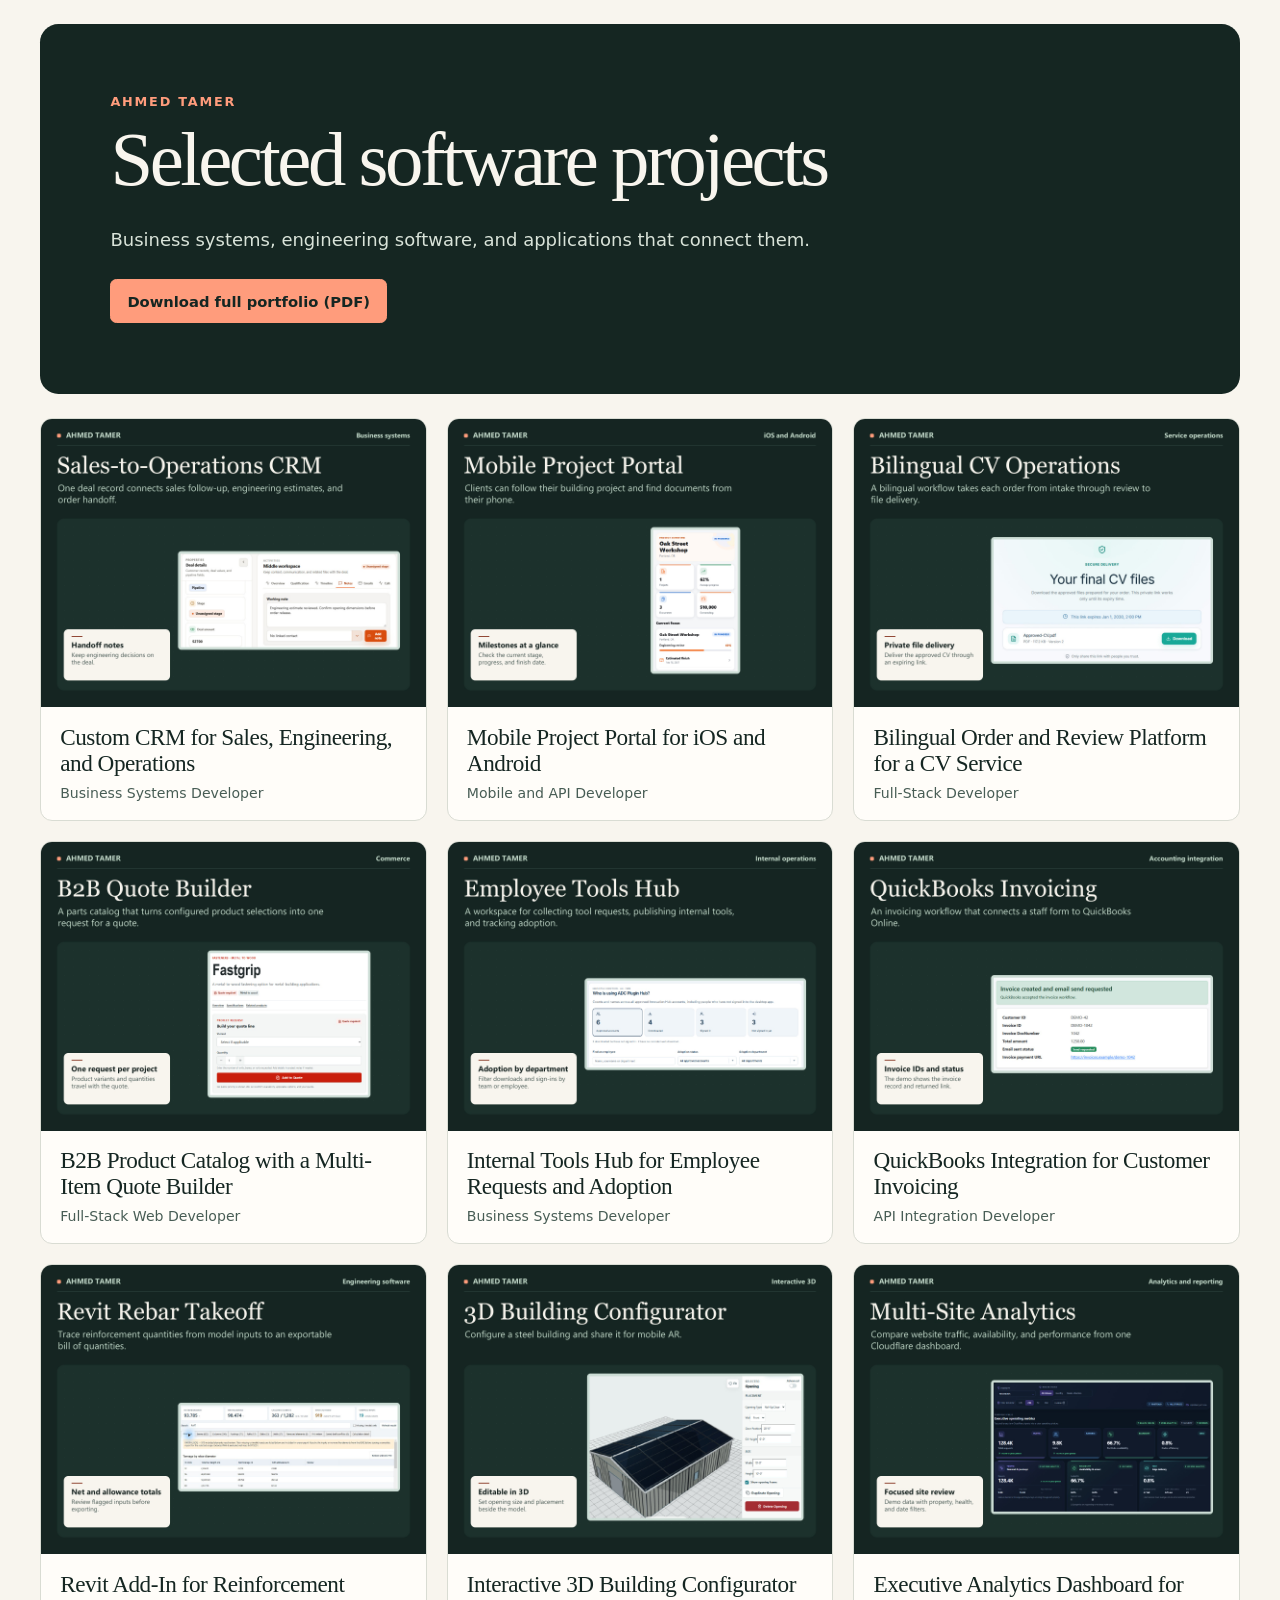
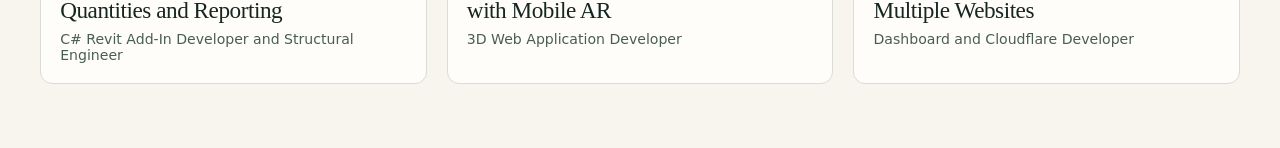
<file: index.html>
<!doctype html>
<html lang="en">
<head>
  <meta charset="utf-8">
  <meta name="viewport" content="width=device-width, initial-scale=1">
  <meta name="description" content="Work samples by Ahmed Tamer across CRM, mobile, integrations, engineering, and analytics.">
  <link rel="stylesheet" href="styles.css">
  <title>Selected software projects | Ahmed Tamer</title>
</head>
<body><main><header class="index-hero"><p class="eyebrow">Ahmed Tamer</p><h1>Selected software projects</h1><p class="overview">Business systems, engineering software, and applications that connect them.</p><div class="actions"><a class="button" href="pdf/Ahmed-Tamer-Software-Portfolio.pdf" download>Download full portfolio (PDF)</a></div></header><ul id="projects" class="projects" aria-label="Project case studies"><li><a href="operations-crm/"><img src="covers/operations-crm.jpg" alt="" width="1600" height="1200" loading="lazy"><div class="card-copy"><h2>Custom CRM for Sales, Engineering, and Operations</h2><p>Business Systems Developer</p></div></a></li><li><a href="mobile-project-portal/"><img src="covers/mobile-project-portal.jpg" alt="" width="1600" height="1200" loading="lazy"><div class="card-copy"><h2>Mobile Project Portal for iOS and Android</h2><p>Mobile and API Developer</p></div></a></li><li><a href="bilingual-service-operations/"><img src="covers/bilingual-service-operations.jpg" alt="" width="1600" height="1200" loading="lazy"><div class="card-copy"><h2>Bilingual Order and Review Platform for a CV Service</h2><p>Full-Stack Developer</p></div></a></li><li><a href="b2b-quote-builder/"><img src="covers/b2b-quote-builder.jpg" alt="" width="1600" height="1200" loading="lazy"><div class="card-copy"><h2>B2B Product Catalog with a Multi-Item Quote Builder</h2><p>Full-Stack Web Developer</p></div></a></li><li><a href="employee-tools-hub/"><img src="covers/employee-tools-hub.jpg" alt="" width="1600" height="1200" loading="lazy"><div class="card-copy"><h2>Internal Tools Hub for Employee Requests and Adoption</h2><p>Business Systems Developer</p></div></a></li><li><a href="quickbooks-invoicing/"><img src="covers/quickbooks-invoicing.jpg" alt="" width="1600" height="1200" loading="lazy"><div class="card-copy"><h2>QuickBooks Integration for Customer Invoicing</h2><p>API Integration Developer</p></div></a></li><li><a href="revit-reinforcement-quantities/"><img src="covers/revit-reinforcement-quantities.jpg" alt="" width="1600" height="1200" loading="lazy"><div class="card-copy"><h2>Revit Add-In for Reinforcement Quantities and Reporting</h2><p>C# Revit Add-In Developer and Structural Engineer</p></div></a></li><li><a href="3d-building-configurator/"><img src="covers/3d-building-configurator.jpg" alt="" width="1600" height="1200" loading="lazy"><div class="card-copy"><h2>Interactive 3D Building Configurator with Mobile AR</h2><p>3D Web Application Developer</p></div></a></li><li><a href="multi-site-analytics/"><img src="covers/multi-site-analytics.jpg" alt="" width="1600" height="1200" loading="lazy"><div class="card-copy"><h2>Executive Analytics Dashboard for Multiple Websites</h2><p>Dashboard and Cloudflare Developer</p></div></a></li></ul></main></body>
</html>
</file>
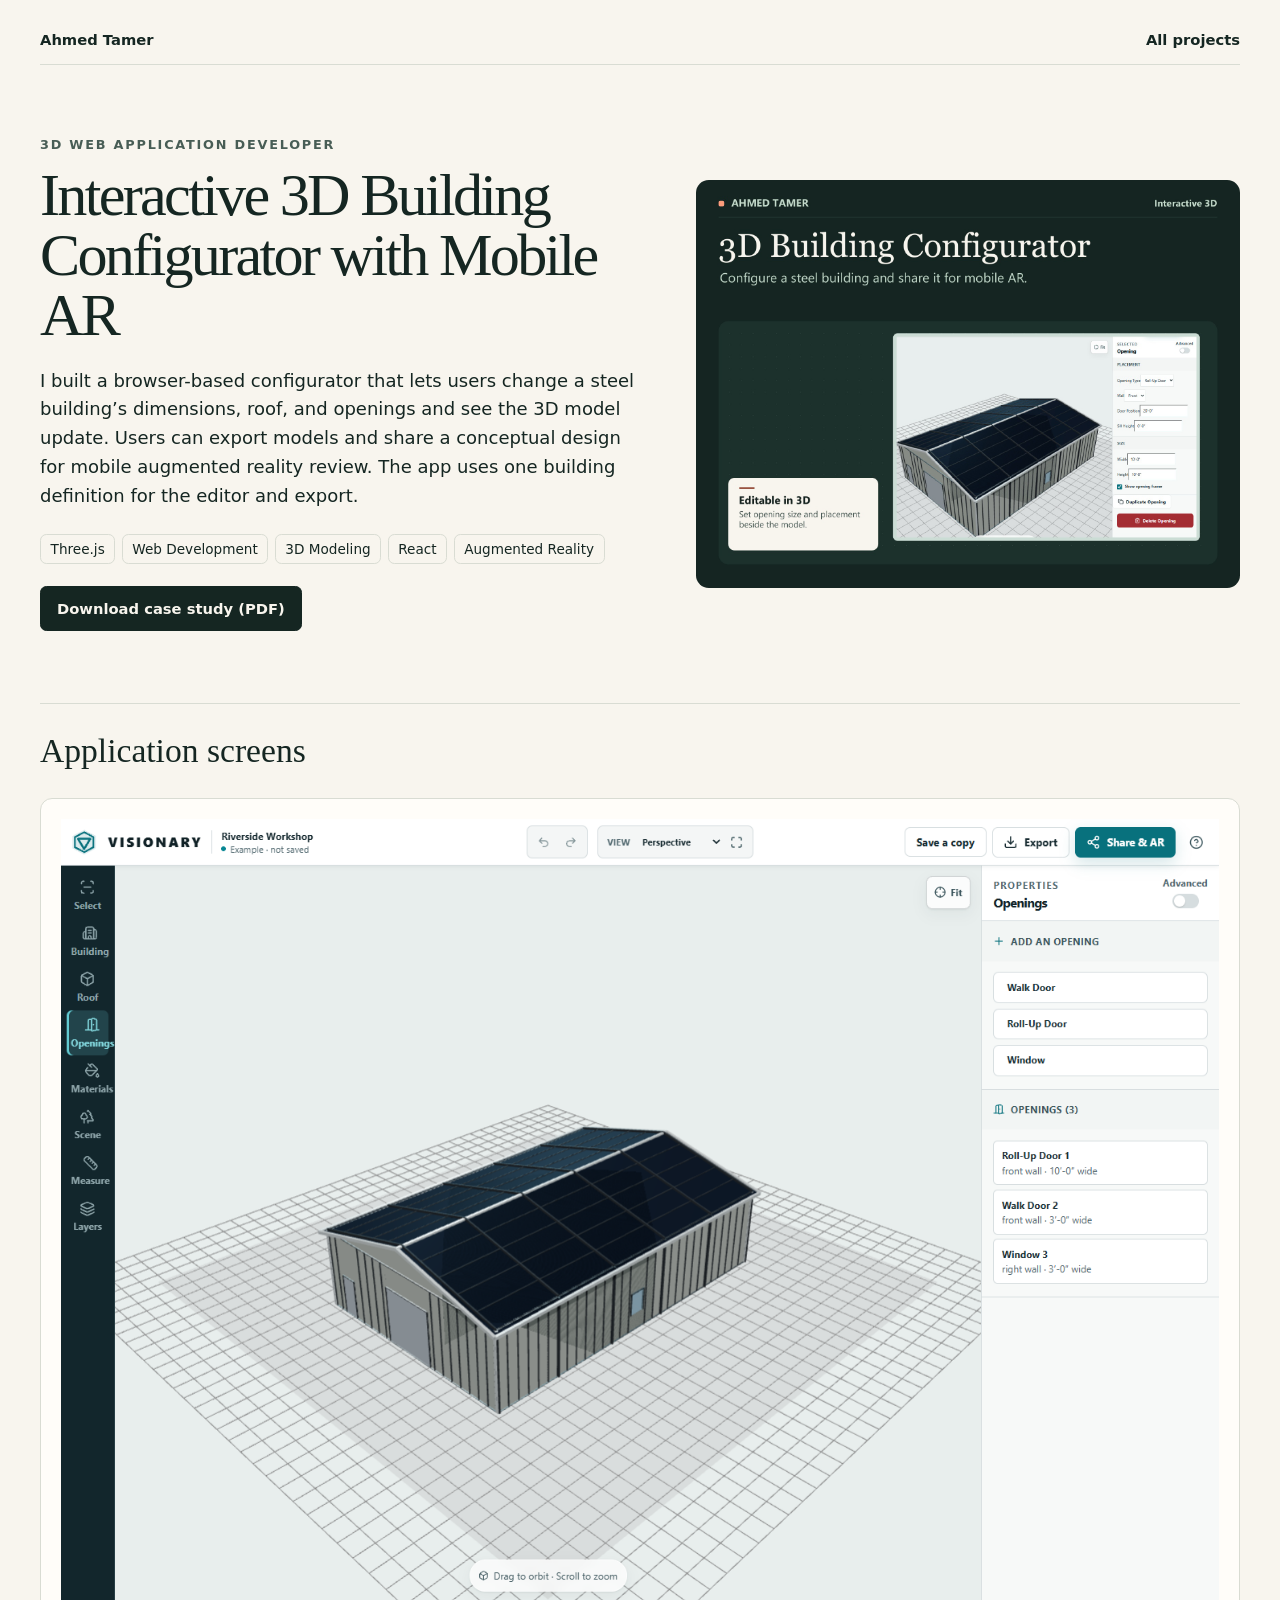
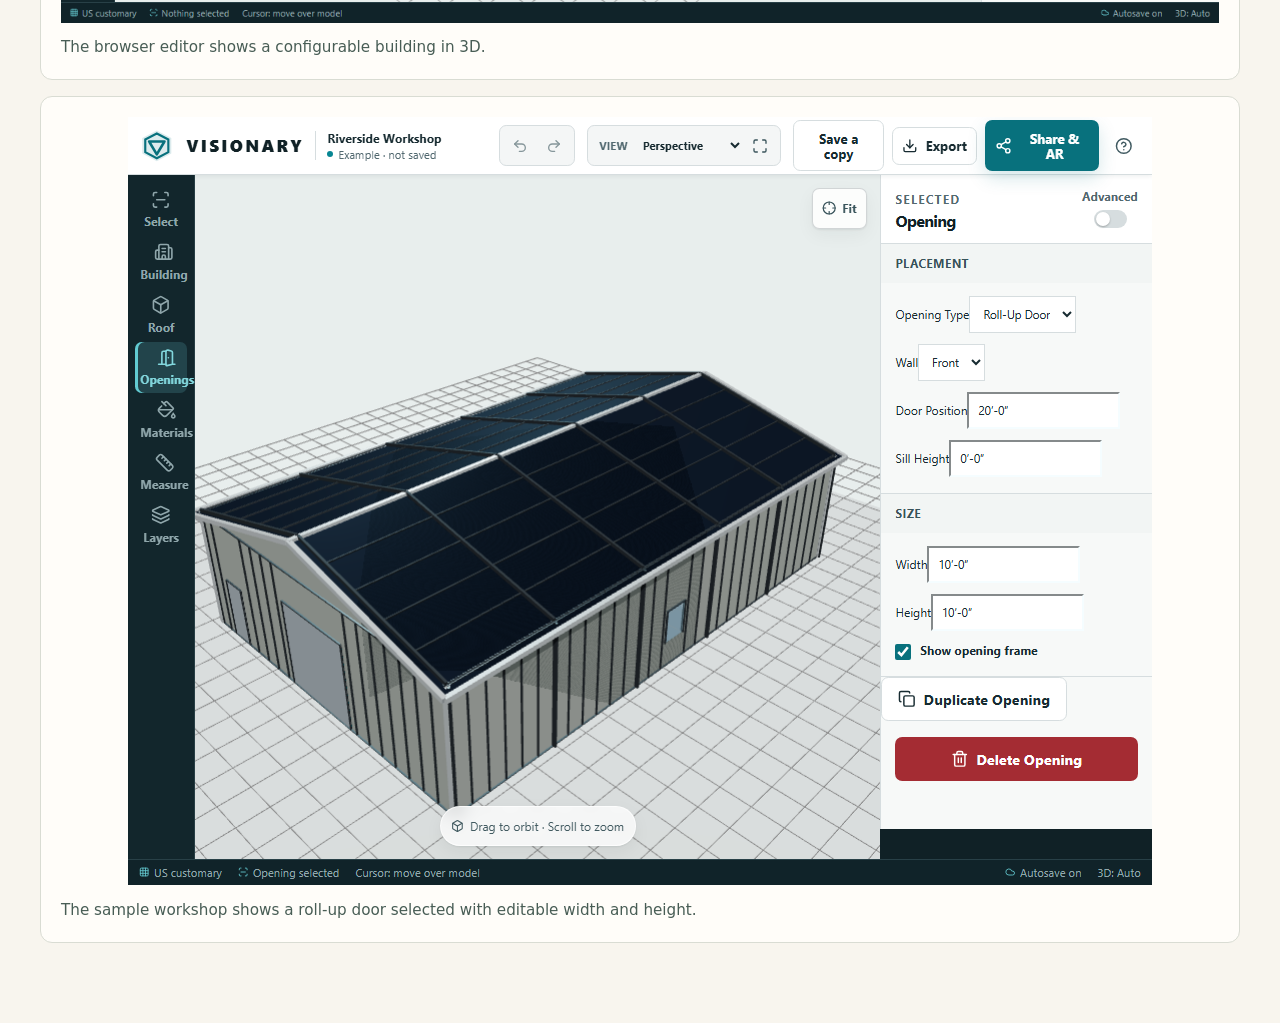
<file: 3d-building-configurator/index.html>
<!doctype html>
<html lang="en">
<head>
  <meta charset="utf-8">
  <meta name="viewport" content="width=device-width, initial-scale=1">
  <meta name="description" content="I built a browser-based configurator that lets users change a steel building’s dimensions, roof, and openings and see the 3D model update. Users can export models and share a conceptual design for mobile augmented reality review. The app uses one building definition for the editor and export.">
  <link rel="stylesheet" href="../styles.css">
  <title>Interactive 3D Building Configurator with Mobile AR | Ahmed Tamer</title>
</head>
<body><main><nav aria-label="Portfolio"><a href="../">Ahmed Tamer</a><a href="../#projects">All projects</a></nav><header class="case-hero"><div><p class="eyebrow">3D Web Application Developer</p><h1>Interactive 3D Building Configurator with Mobile AR</h1><p class="overview">I built a browser-based configurator that lets users change a steel building’s dimensions, roof, and openings and see the 3D model update. Users can export models and share a conceptual design for mobile augmented reality review. The app uses one building definition for the editor and export.</p><ul class="tags" aria-label="Skills"><li>Three.js</li><li>Web Development</li><li>3D Modeling</li><li>React</li><li>Augmented Reality</li></ul><div class="actions"><a class="button" href="../pdf/3d-building-configurator.pdf" download>Download case study (PDF)</a></div></div><img class="cover" src="../covers/3d-building-configurator.jpg" alt="" width="1600" height="1200"></header><section class="gallery" aria-labelledby="screens-title"><h2 id="screens-title">Application screens</h2><figure><img src="../images/08-live-editor.png" alt="The browser editor shows a configurable building in 3D." loading="lazy"><figcaption>The browser editor shows a configurable building in 3D.</figcaption></figure><figure><img src="../images/08-editor-example.png" alt="The sample workshop shows a roll-up door selected with editable width and height." loading="lazy"><figcaption>The sample workshop shows a roll-up door selected with editable width and height.</figcaption></figure></section></main></body>
</html>
</file>
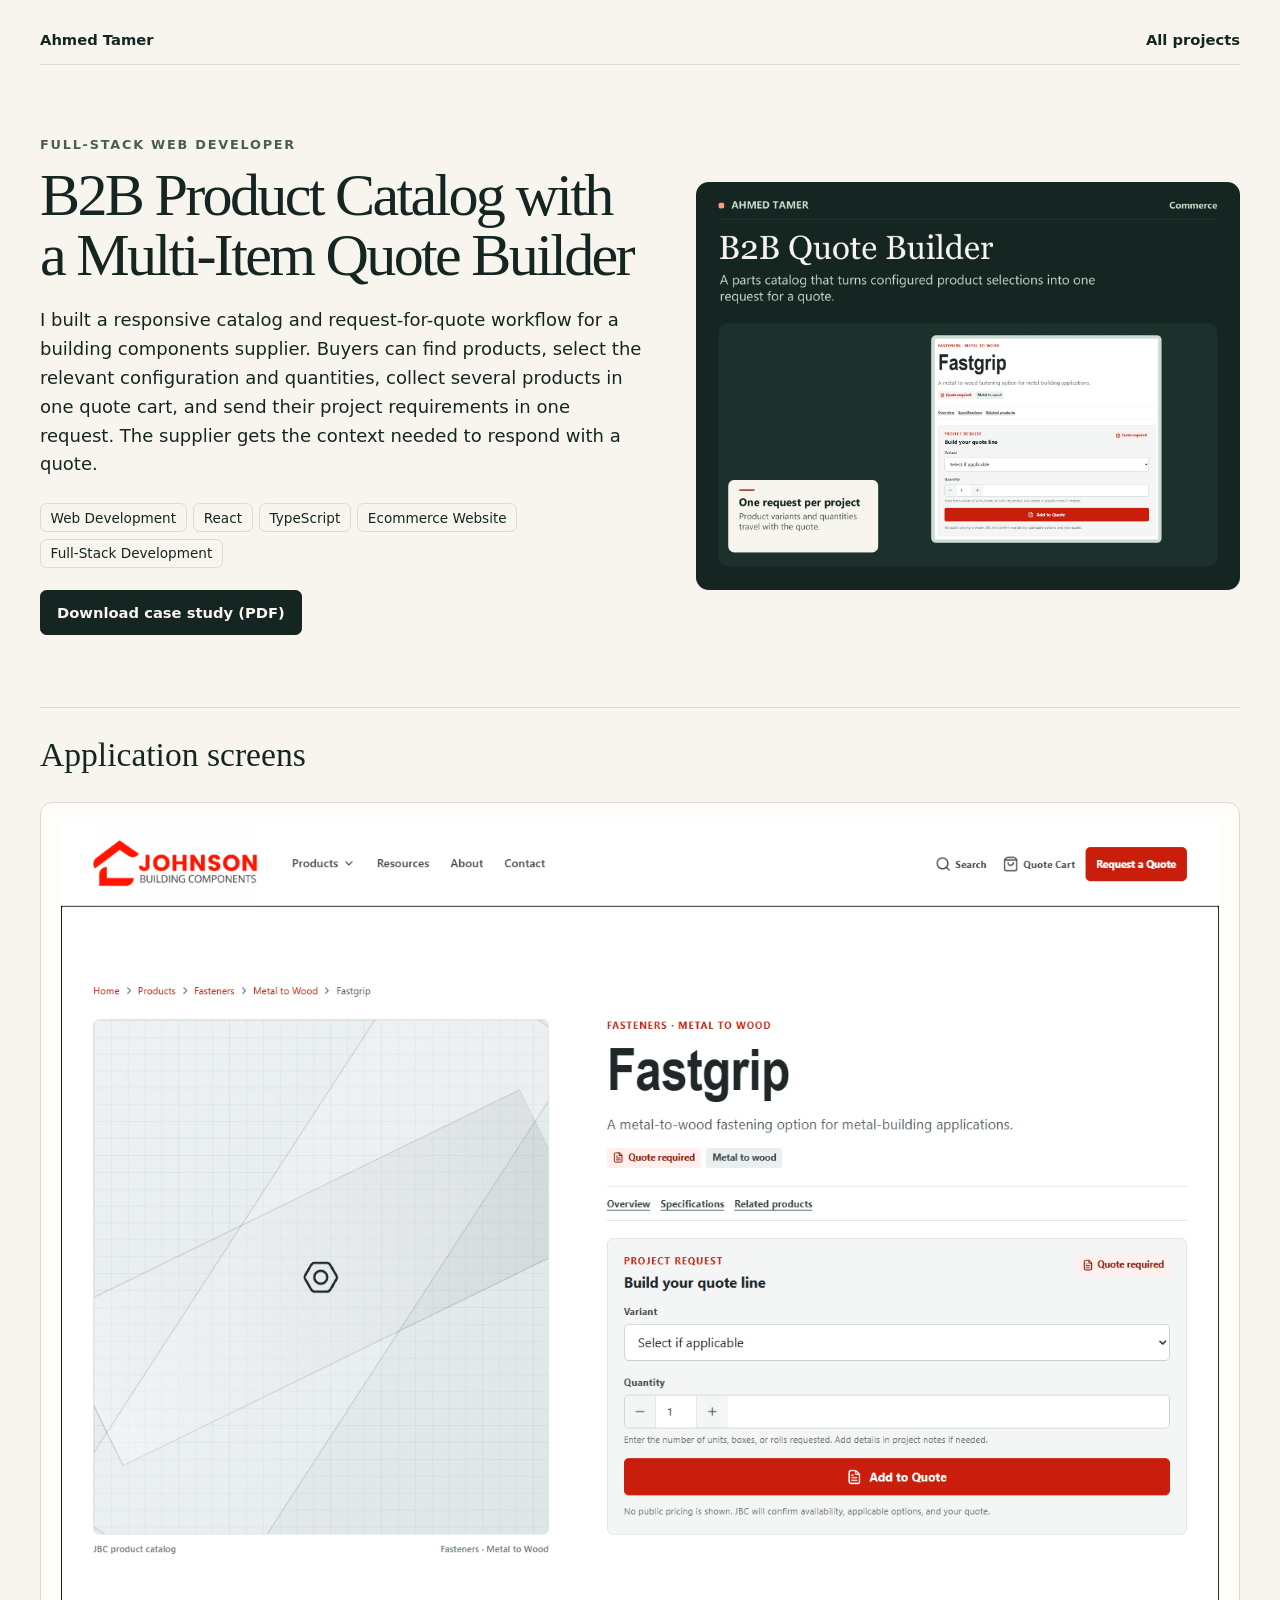
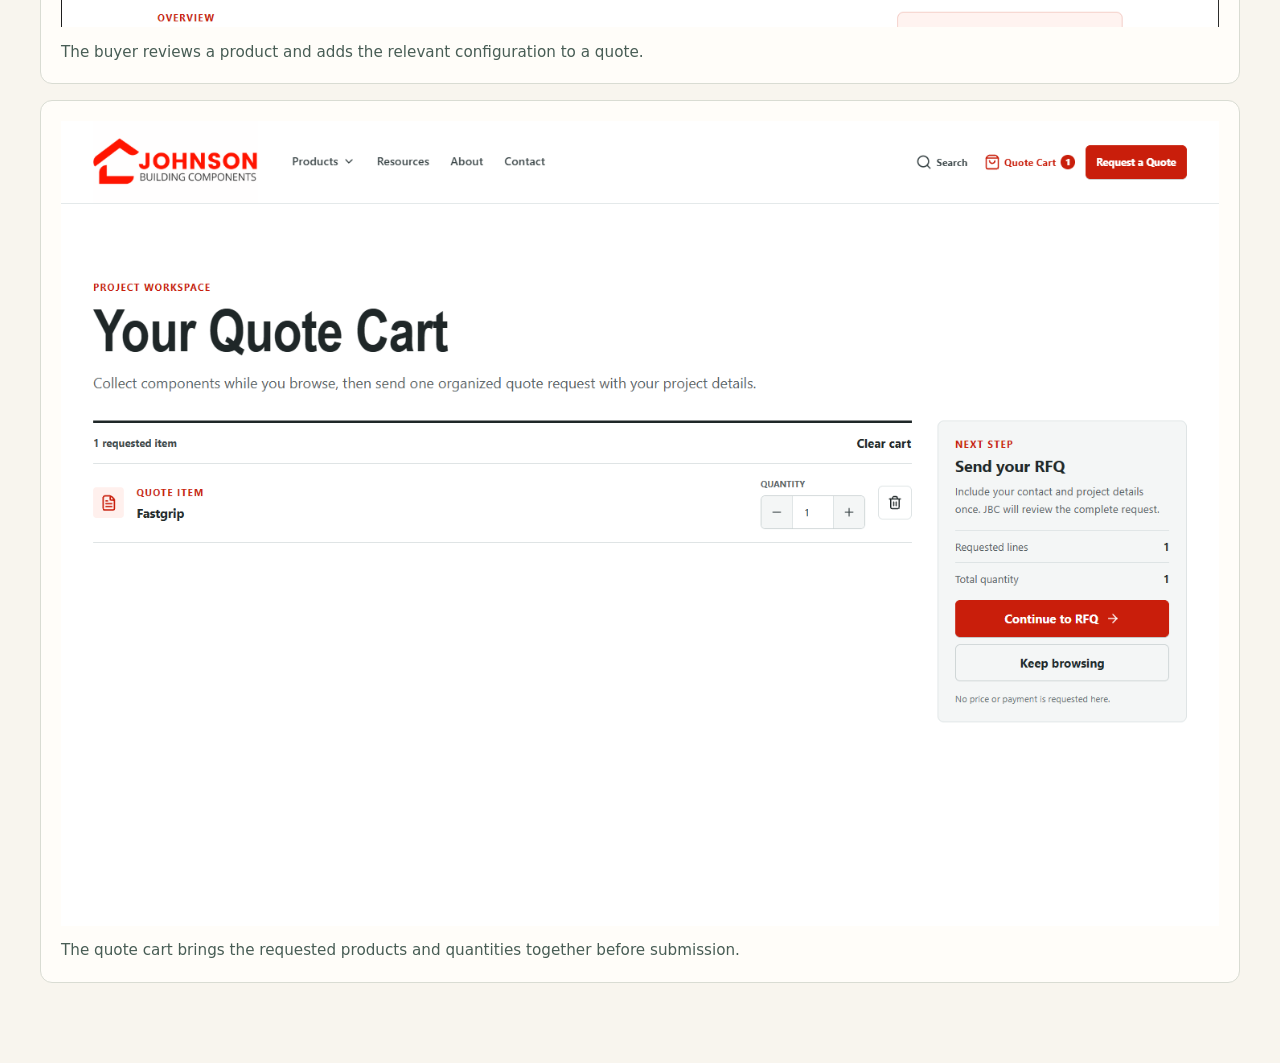
<file: b2b-quote-builder/index.html>
<!doctype html>
<html lang="en">
<head>
  <meta charset="utf-8">
  <meta name="viewport" content="width=device-width, initial-scale=1">
  <meta name="description" content="I built a responsive catalog and request-for-quote workflow for a building components supplier. Buyers can find products, select the relevant configuration and quantities, collect several products in one quote cart, and send their project requirements in one request. The supplier gets the context needed to respond with a quote.">
  <link rel="stylesheet" href="../styles.css">
  <title>B2B Product Catalog with a Multi-Item Quote Builder | Ahmed Tamer</title>
</head>
<body><main><nav aria-label="Portfolio"><a href="../">Ahmed Tamer</a><a href="../#projects">All projects</a></nav><header class="case-hero"><div><p class="eyebrow">Full-Stack Web Developer</p><h1>B2B Product Catalog with a Multi-Item Quote Builder</h1><p class="overview">I built a responsive catalog and request-for-quote workflow for a building components supplier. Buyers can find products, select the relevant configuration and quantities, collect several products in one quote cart, and send their project requirements in one request. The supplier gets the context needed to respond with a quote.</p><ul class="tags" aria-label="Skills"><li>Web Development</li><li>React</li><li>TypeScript</li><li>Ecommerce Website</li><li>Full-Stack Development</li></ul><div class="actions"><a class="button" href="../pdf/b2b-quote-builder.pdf" download>Download case study (PDF)</a></div></div><img class="cover" src="../covers/b2b-quote-builder.jpg" alt="" width="1600" height="1200"></header><section class="gallery" aria-labelledby="screens-title"><h2 id="screens-title">Application screens</h2><figure><img src="../images/04-product.png" alt="The buyer reviews a product and adds the relevant configuration to a quote." loading="lazy"><figcaption>The buyer reviews a product and adds the relevant configuration to a quote.</figcaption></figure><figure><img src="../images/04-cart.png" alt="The quote cart brings the requested products and quantities together before submission." loading="lazy"><figcaption>The quote cart brings the requested products and quantities together before submission.</figcaption></figure></section></main></body>
</html>
</file>
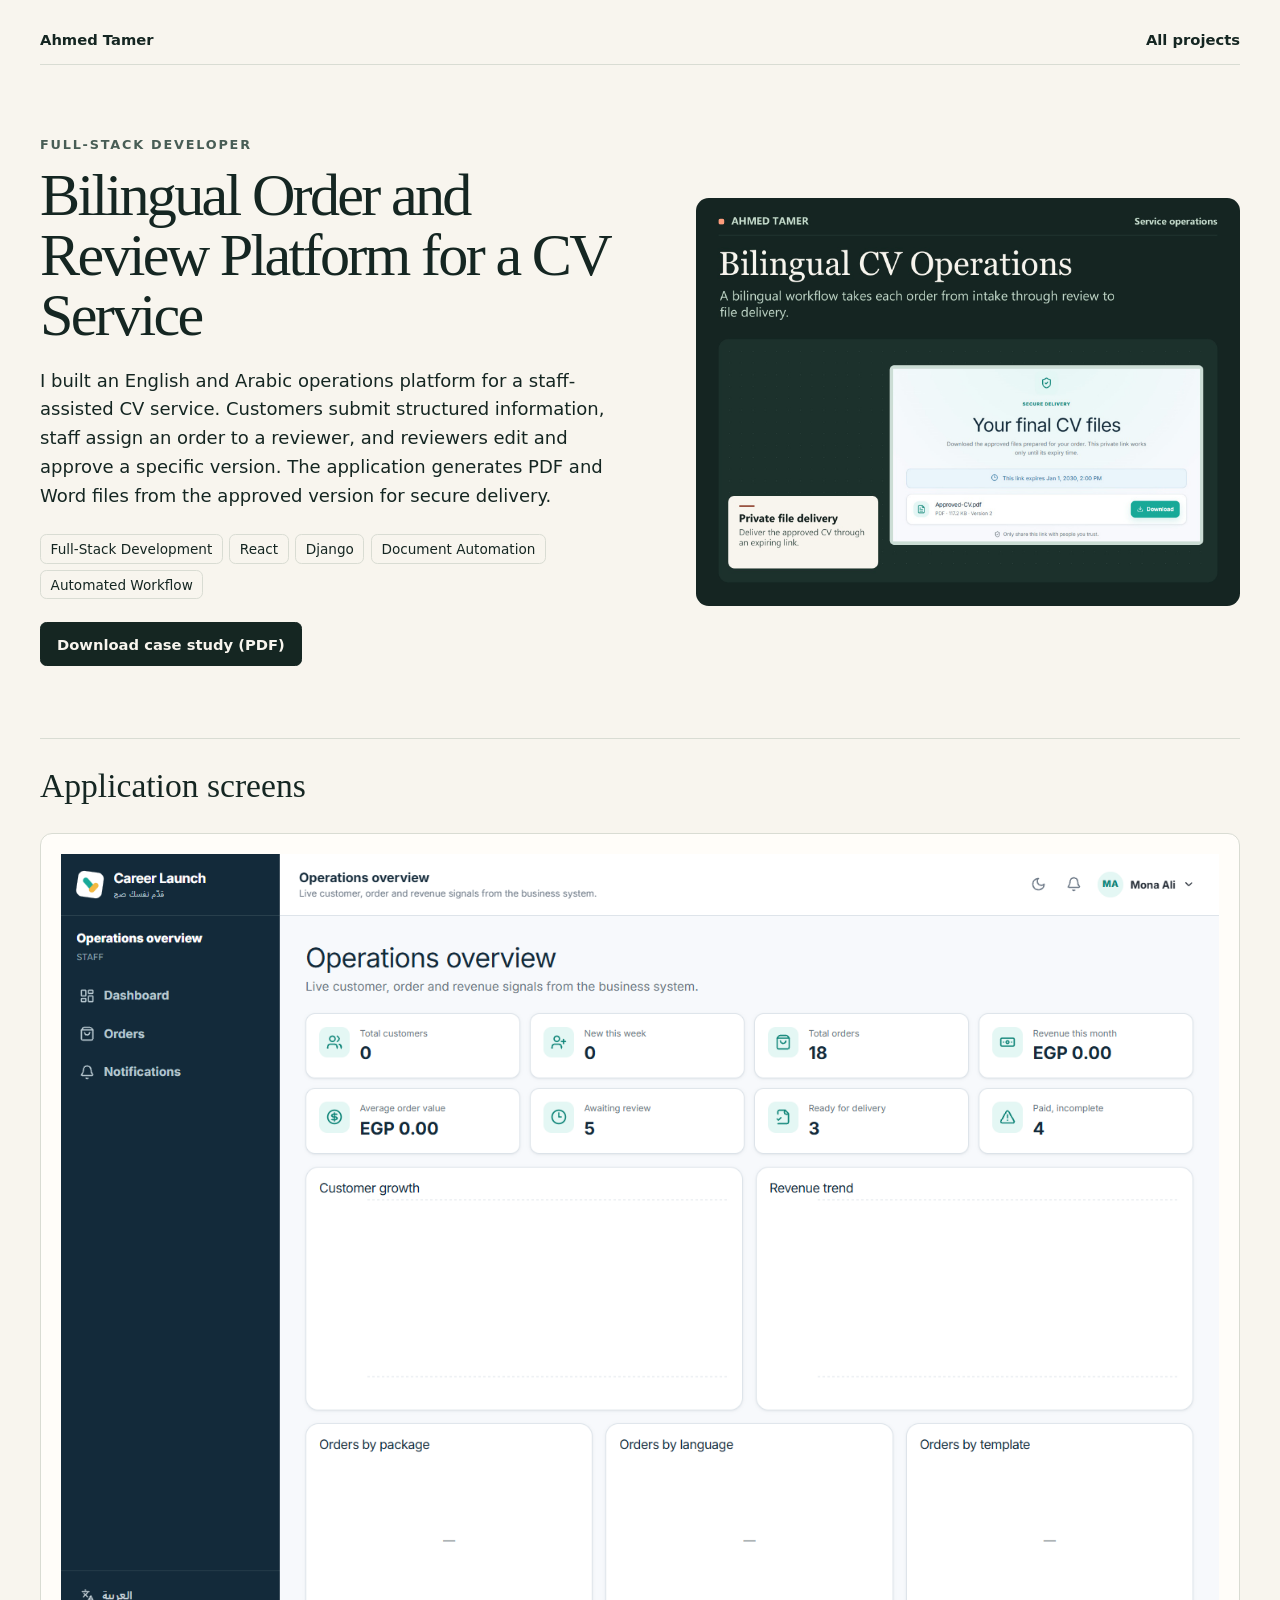
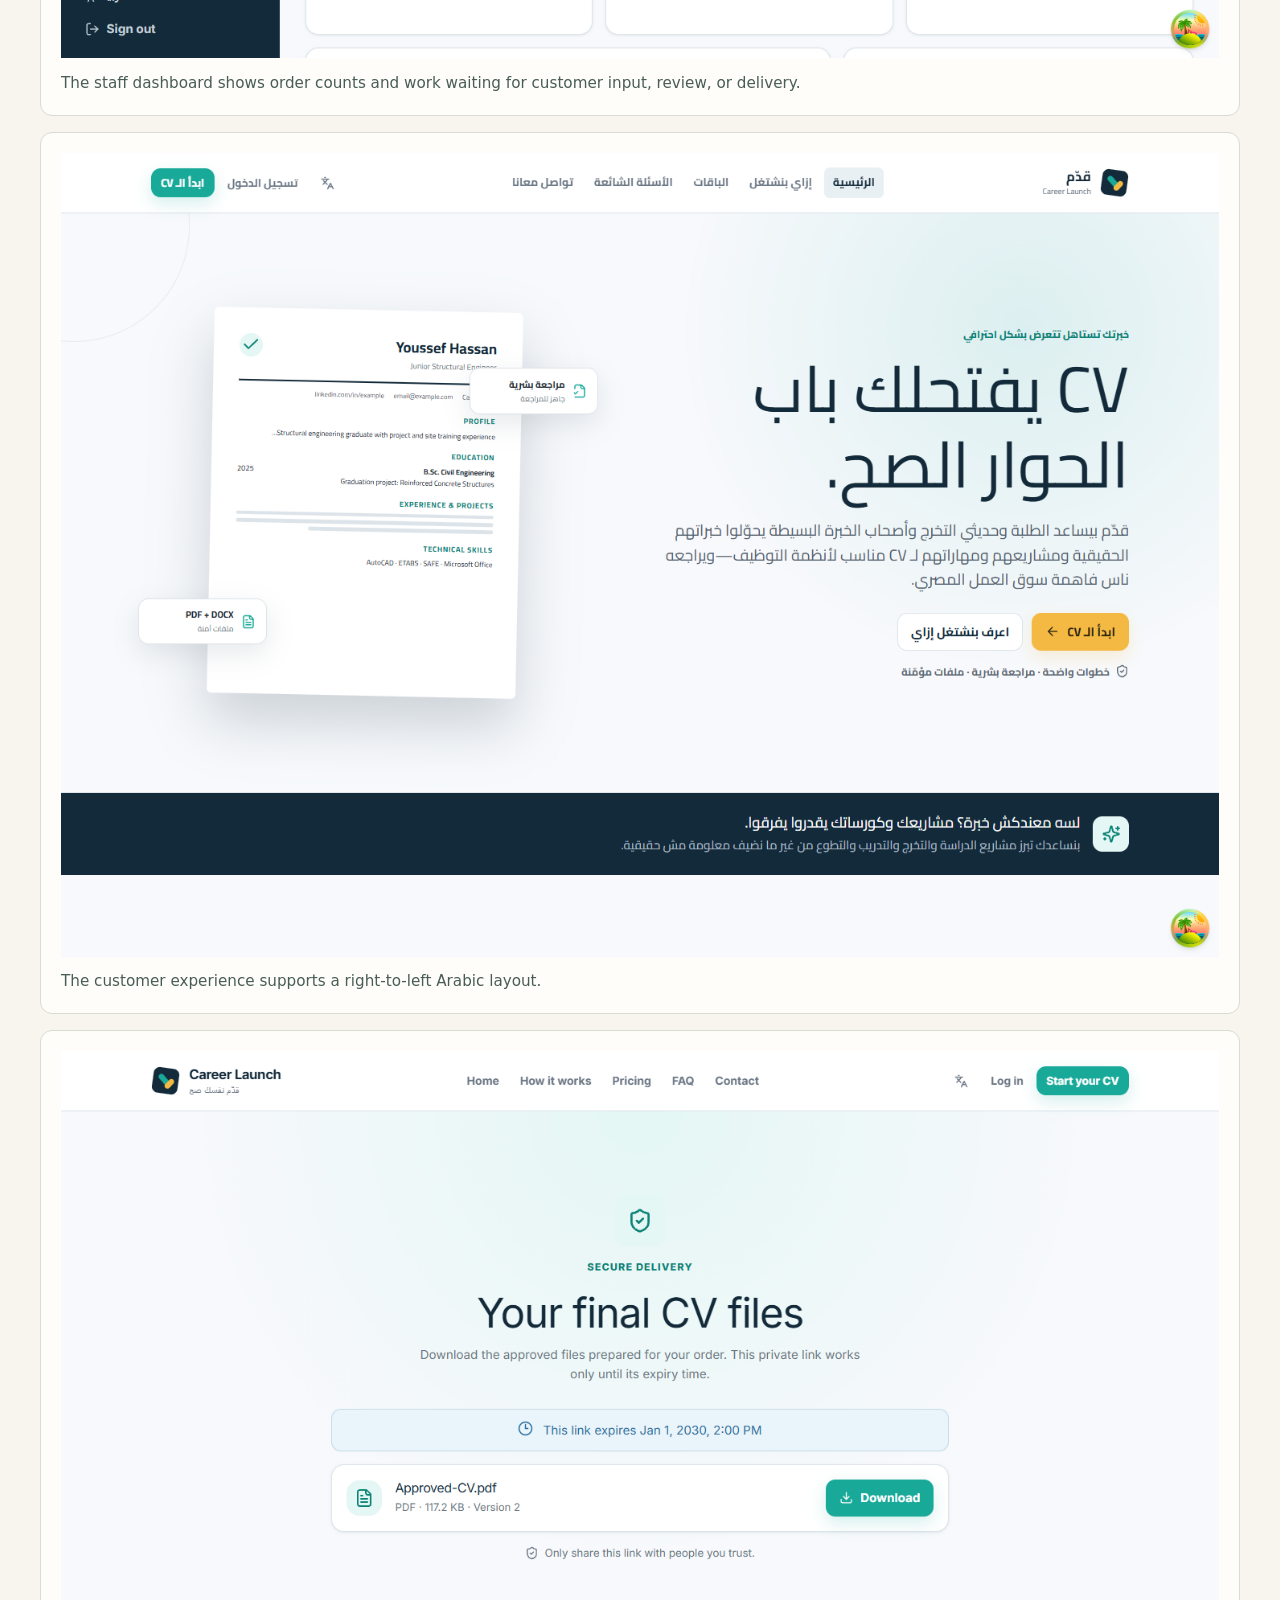
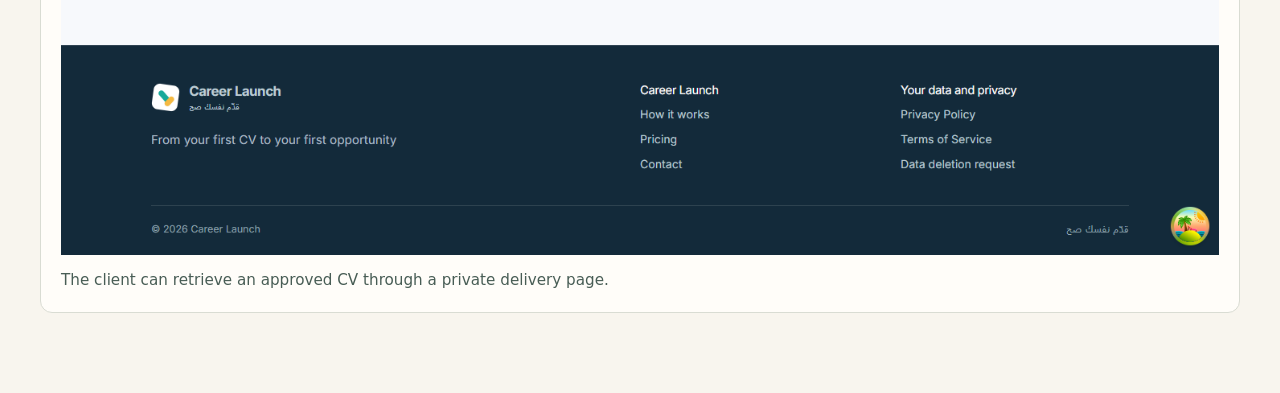
<file: bilingual-service-operations/index.html>
<!doctype html>
<html lang="en">
<head>
  <meta charset="utf-8">
  <meta name="viewport" content="width=device-width, initial-scale=1">
  <meta name="description" content="I built an English and Arabic operations platform for a staff-assisted CV service. Customers submit structured information, staff assign an order to a reviewer, and reviewers edit and approve a specific version. The application generates PDF and Word files from the approved version for secure delivery.">
  <link rel="stylesheet" href="../styles.css">
  <title>Bilingual Order and Review Platform for a CV Service | Ahmed Tamer</title>
</head>
<body><main><nav aria-label="Portfolio"><a href="../">Ahmed Tamer</a><a href="../#projects">All projects</a></nav><header class="case-hero"><div><p class="eyebrow">Full-Stack Developer</p><h1>Bilingual Order and Review Platform for a CV Service</h1><p class="overview">I built an English and Arabic operations platform for a staff-assisted CV service. Customers submit structured information, staff assign an order to a reviewer, and reviewers edit and approve a specific version. The application generates PDF and Word files from the approved version for secure delivery.</p><ul class="tags" aria-label="Skills"><li>Full-Stack Development</li><li>React</li><li>Django</li><li>Document Automation</li><li>Automated Workflow</li></ul><div class="actions"><a class="button" href="../pdf/bilingual-service-operations.pdf" download>Download case study (PDF)</a></div></div><img class="cover" src="../covers/bilingual-service-operations.jpg" alt="" width="1600" height="1200"></header><section class="gallery" aria-labelledby="screens-title"><h2 id="screens-title">Application screens</h2><figure><img src="../images/03-operations.png" alt="The staff dashboard shows order counts and work waiting for customer input, review, or delivery." loading="lazy"><figcaption>The staff dashboard shows order counts and work waiting for customer input, review, or delivery.</figcaption></figure><figure><img src="../images/03-arabic-home.png" alt="The customer experience supports a right-to-left Arabic layout." loading="lazy"><figcaption>The customer experience supports a right-to-left Arabic layout.</figcaption></figure><figure><img src="../images/03-verified-delivery.png" alt="The client can retrieve an approved CV through a private delivery page." loading="lazy"><figcaption>The client can retrieve an approved CV through a private delivery page.</figcaption></figure></section></main></body>
</html>
</file>
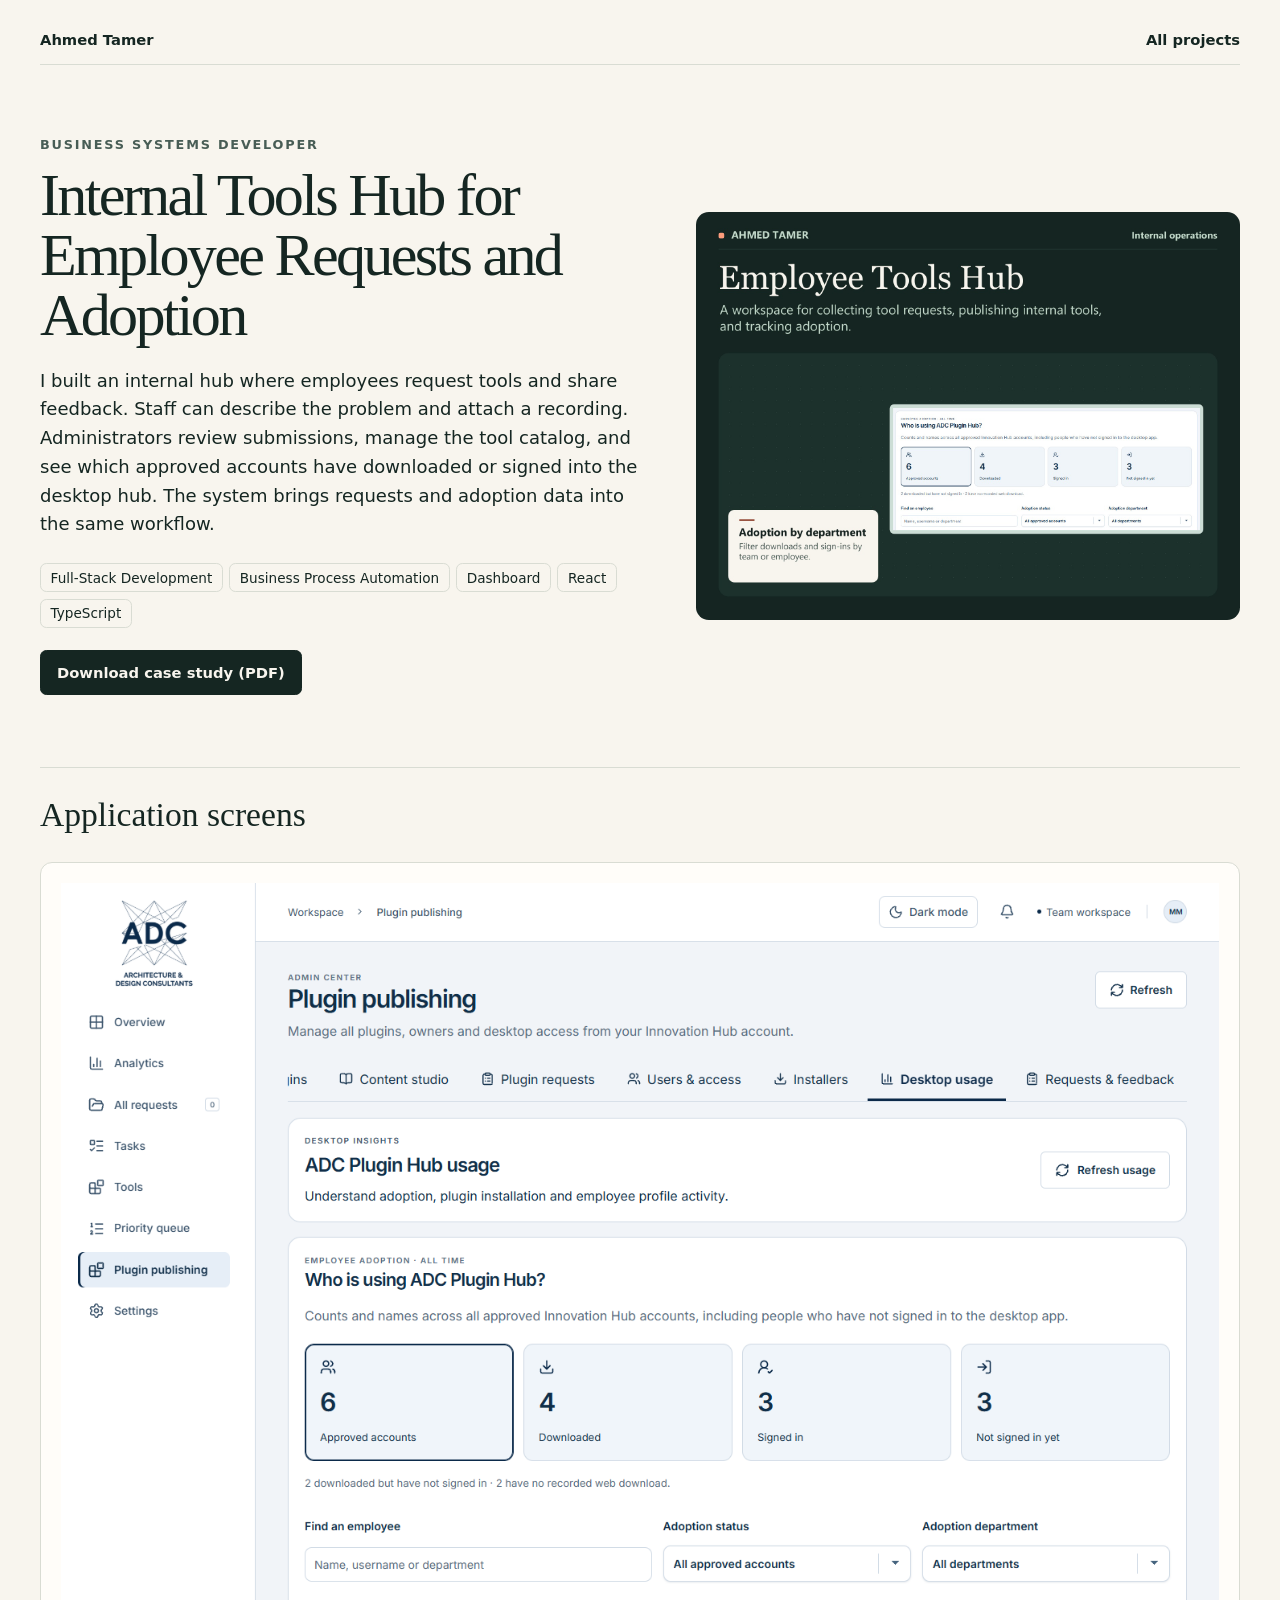
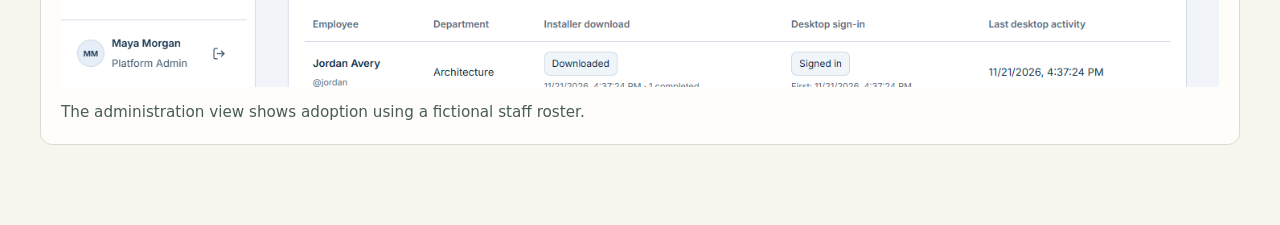
<file: employee-tools-hub/index.html>
<!doctype html>
<html lang="en">
<head>
  <meta charset="utf-8">
  <meta name="viewport" content="width=device-width, initial-scale=1">
  <meta name="description" content="I built an internal hub where employees request tools and share feedback. Staff can describe the problem and attach a recording. Administrators review submissions, manage the tool catalog, and see which approved accounts have downloaded or signed into the desktop hub. The system brings requests and adoption data into the same workflow.">
  <link rel="stylesheet" href="../styles.css">
  <title>Internal Tools Hub for Employee Requests and Adoption | Ahmed Tamer</title>
</head>
<body><main><nav aria-label="Portfolio"><a href="../">Ahmed Tamer</a><a href="../#projects">All projects</a></nav><header class="case-hero"><div><p class="eyebrow">Business Systems Developer</p><h1>Internal Tools Hub for Employee Requests and Adoption</h1><p class="overview">I built an internal hub where employees request tools and share feedback. Staff can describe the problem and attach a recording. Administrators review submissions, manage the tool catalog, and see which approved accounts have downloaded or signed into the desktop hub. The system brings requests and adoption data into the same workflow.</p><ul class="tags" aria-label="Skills"><li>Full-Stack Development</li><li>Business Process Automation</li><li>Dashboard</li><li>React</li><li>TypeScript</li></ul><div class="actions"><a class="button" href="../pdf/employee-tools-hub.pdf" download>Download case study (PDF)</a></div></div><img class="cover" src="../covers/employee-tools-hub.jpg" alt="" width="1600" height="1200"></header><section class="gallery" aria-labelledby="screens-title"><h2 id="screens-title">Application screens</h2><figure><img src="../images/05-adoption.png" alt="The administration view shows adoption using a fictional staff roster." loading="lazy"><figcaption>The administration view shows adoption using a fictional staff roster.</figcaption></figure></section></main></body>
</html>
</file>
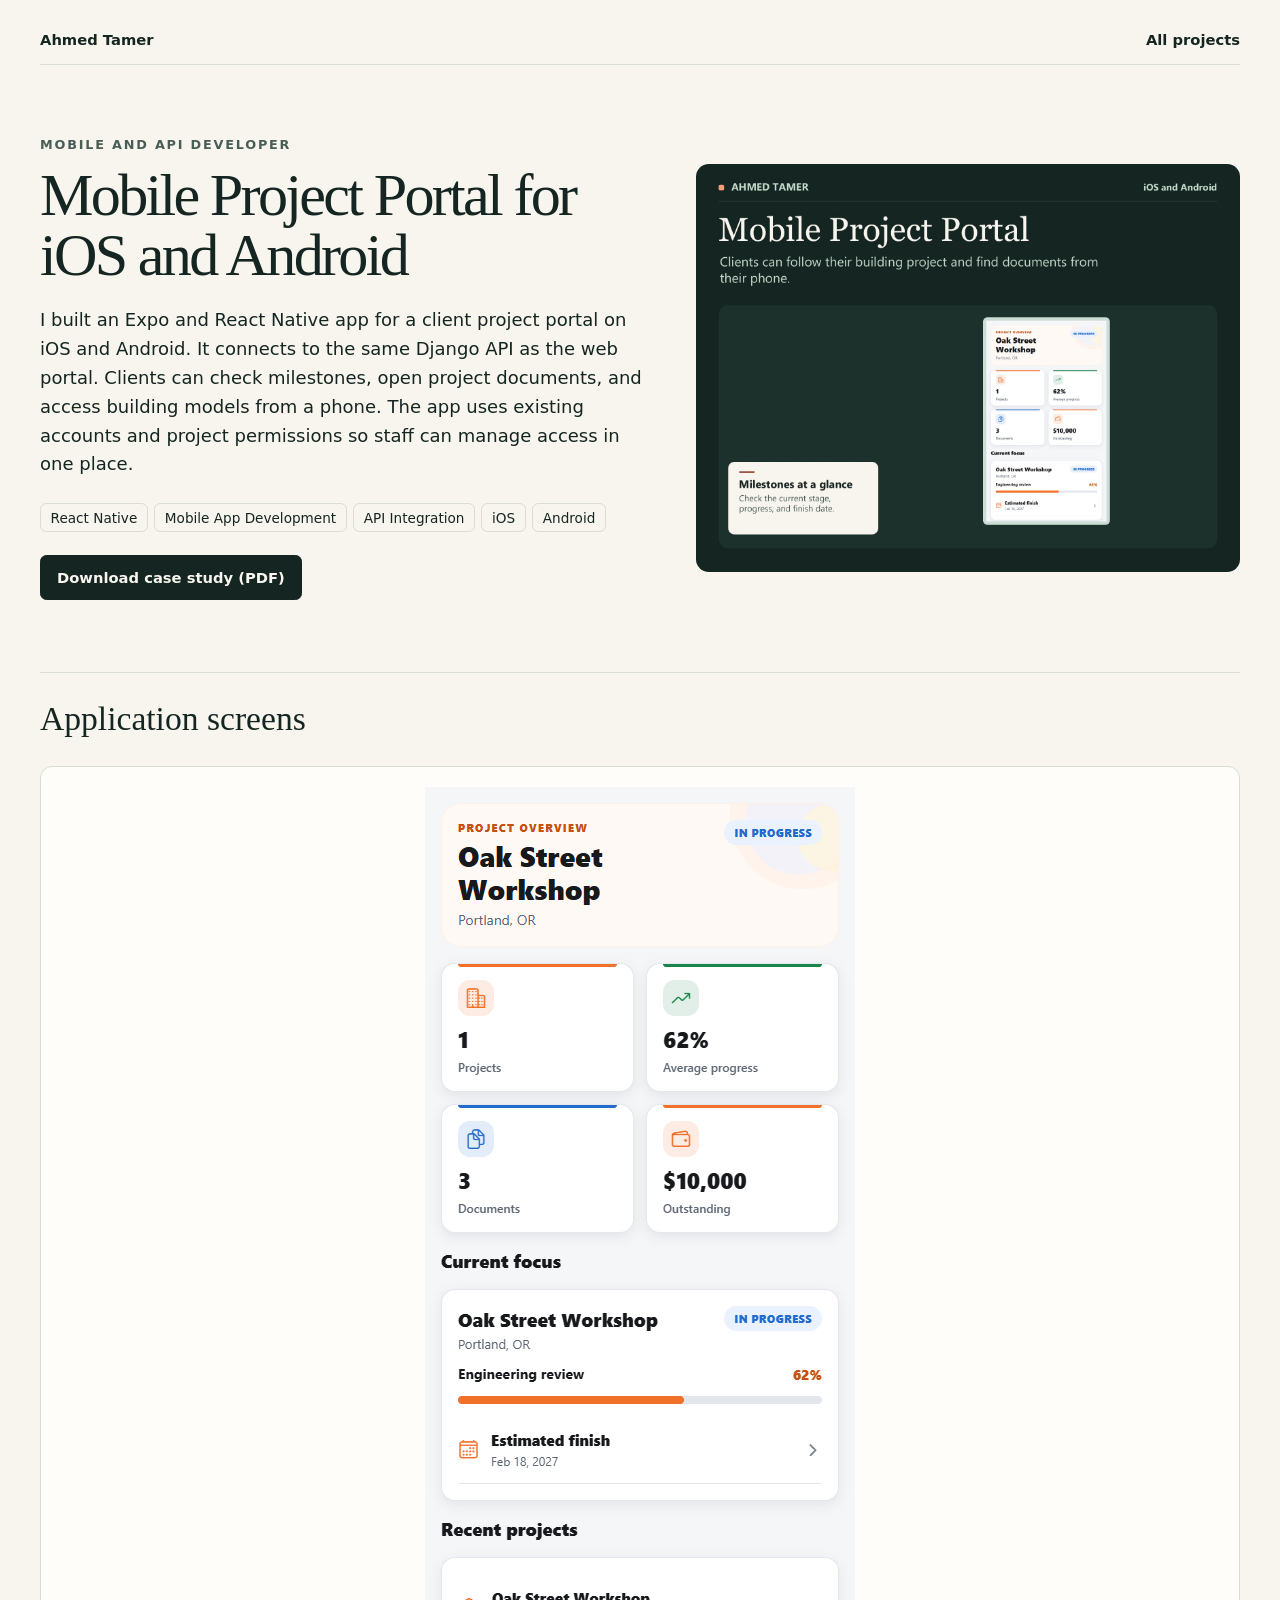
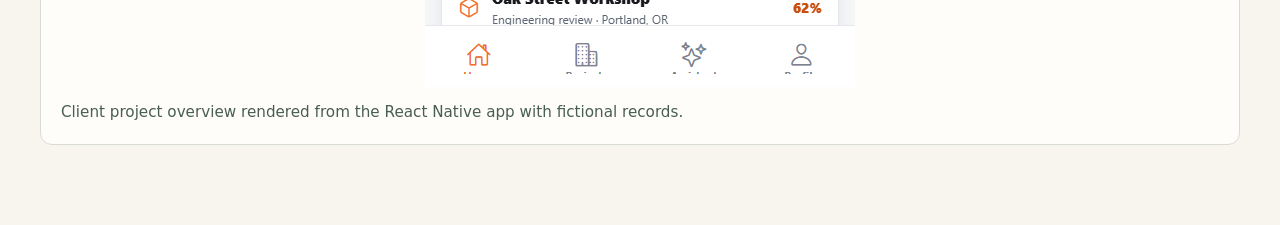
<file: mobile-project-portal/index.html>
<!doctype html>
<html lang="en">
<head>
  <meta charset="utf-8">
  <meta name="viewport" content="width=device-width, initial-scale=1">
  <meta name="description" content="I built an Expo and React Native app for a client project portal on iOS and Android. It connects to the same Django API as the web portal. Clients can check milestones, open project documents, and access building models from a phone. The app uses existing accounts and project permissions so staff can manage access in one place.">
  <link rel="stylesheet" href="../styles.css">
  <title>Mobile Project Portal for iOS and Android | Ahmed Tamer</title>
</head>
<body><main><nav aria-label="Portfolio"><a href="../">Ahmed Tamer</a><a href="../#projects">All projects</a></nav><header class="case-hero"><div><p class="eyebrow">Mobile and API Developer</p><h1>Mobile Project Portal for iOS and Android</h1><p class="overview">I built an Expo and React Native app for a client project portal on iOS and Android. It connects to the same Django API as the web portal. Clients can check milestones, open project documents, and access building models from a phone. The app uses existing accounts and project permissions so staff can manage access in one place.</p><ul class="tags" aria-label="Skills"><li>React Native</li><li>Mobile App Development</li><li>API Integration</li><li>iOS</li><li>Android</li></ul><div class="actions"><a class="button" href="../pdf/mobile-project-portal.pdf" download>Download case study (PDF)</a></div></div><img class="cover" src="../covers/mobile-project-portal.jpg" alt="" width="1600" height="1200"></header><section class="gallery" aria-labelledby="screens-title"><h2 id="screens-title">Application screens</h2><figure><img src="../images/02-project.png" alt="Client project overview rendered from the React Native app with fictional records." loading="lazy"><figcaption>Client project overview rendered from the React Native app with fictional records.</figcaption></figure></section></main></body>
</html>
</file>
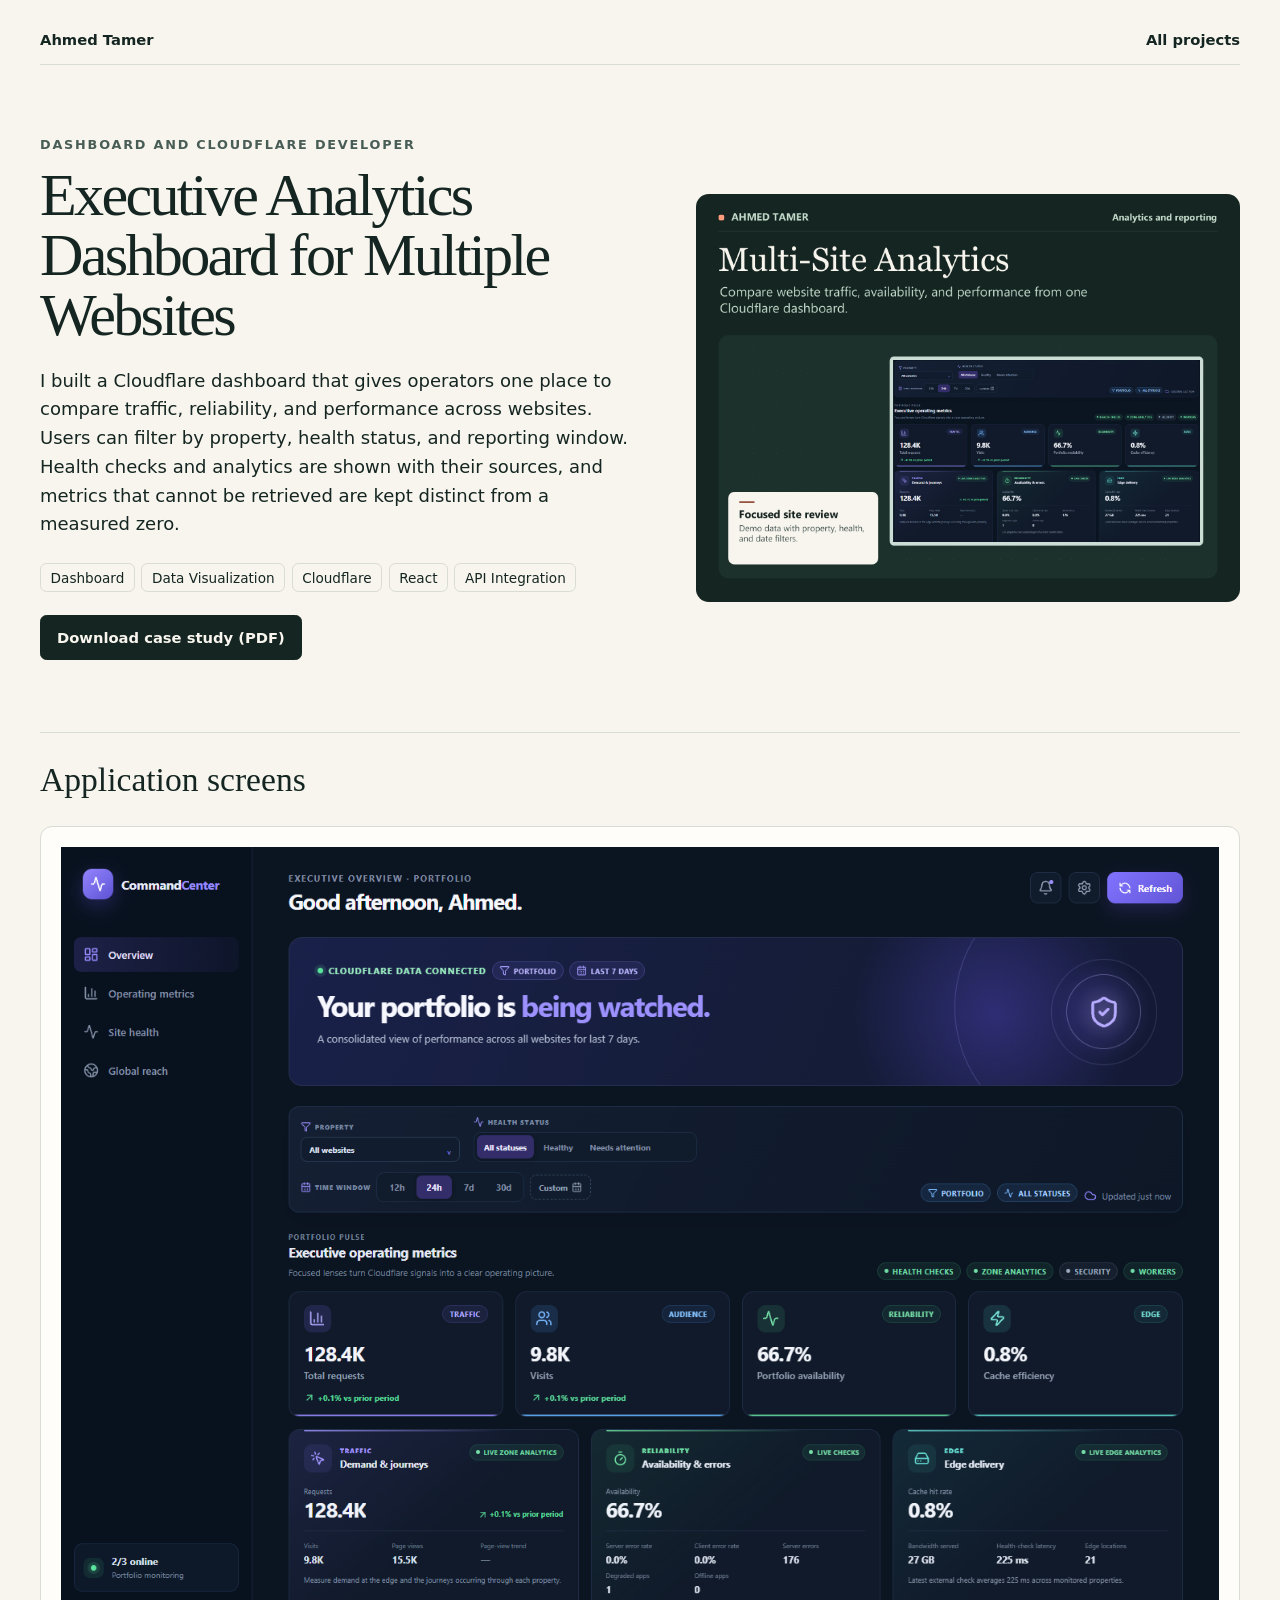
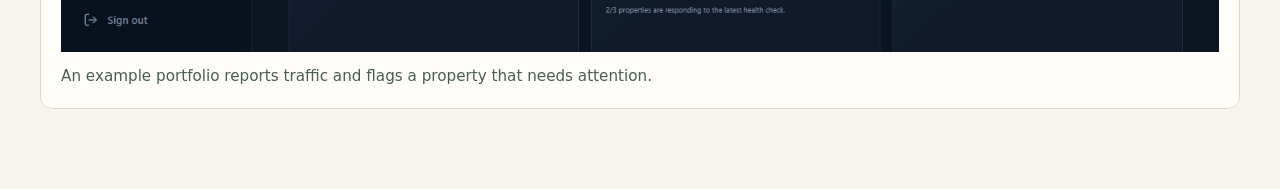
<file: multi-site-analytics/index.html>
<!doctype html>
<html lang="en">
<head>
  <meta charset="utf-8">
  <meta name="viewport" content="width=device-width, initial-scale=1">
  <meta name="description" content="I built a Cloudflare dashboard that gives operators one place to compare traffic, reliability, and performance across websites. Users can filter by property, health status, and reporting window. Health checks and analytics are shown with their sources, and metrics that cannot be retrieved are kept distinct from a measured zero.">
  <link rel="stylesheet" href="../styles.css">
  <title>Executive Analytics Dashboard for Multiple Websites | Ahmed Tamer</title>
</head>
<body><main><nav aria-label="Portfolio"><a href="../">Ahmed Tamer</a><a href="../#projects">All projects</a></nav><header class="case-hero"><div><p class="eyebrow">Dashboard and Cloudflare Developer</p><h1>Executive Analytics Dashboard for Multiple Websites</h1><p class="overview">I built a Cloudflare dashboard that gives operators one place to compare traffic, reliability, and performance across websites. Users can filter by property, health status, and reporting window. Health checks and analytics are shown with their sources, and metrics that cannot be retrieved are kept distinct from a measured zero.</p><ul class="tags" aria-label="Skills"><li>Dashboard</li><li>Data Visualization</li><li>Cloudflare</li><li>React</li><li>API Integration</li></ul><div class="actions"><a class="button" href="../pdf/multi-site-analytics.pdf" download>Download case study (PDF)</a></div></div><img class="cover" src="../covers/multi-site-analytics.jpg" alt="" width="1600" height="1200"></header><section class="gallery" aria-labelledby="screens-title"><h2 id="screens-title">Application screens</h2><figure><img src="../images/09-dashboard.png" alt="An example portfolio reports traffic and flags a property that needs attention." loading="lazy"><figcaption>An example portfolio reports traffic and flags a property that needs attention.</figcaption></figure></section></main></body>
</html>
</file>
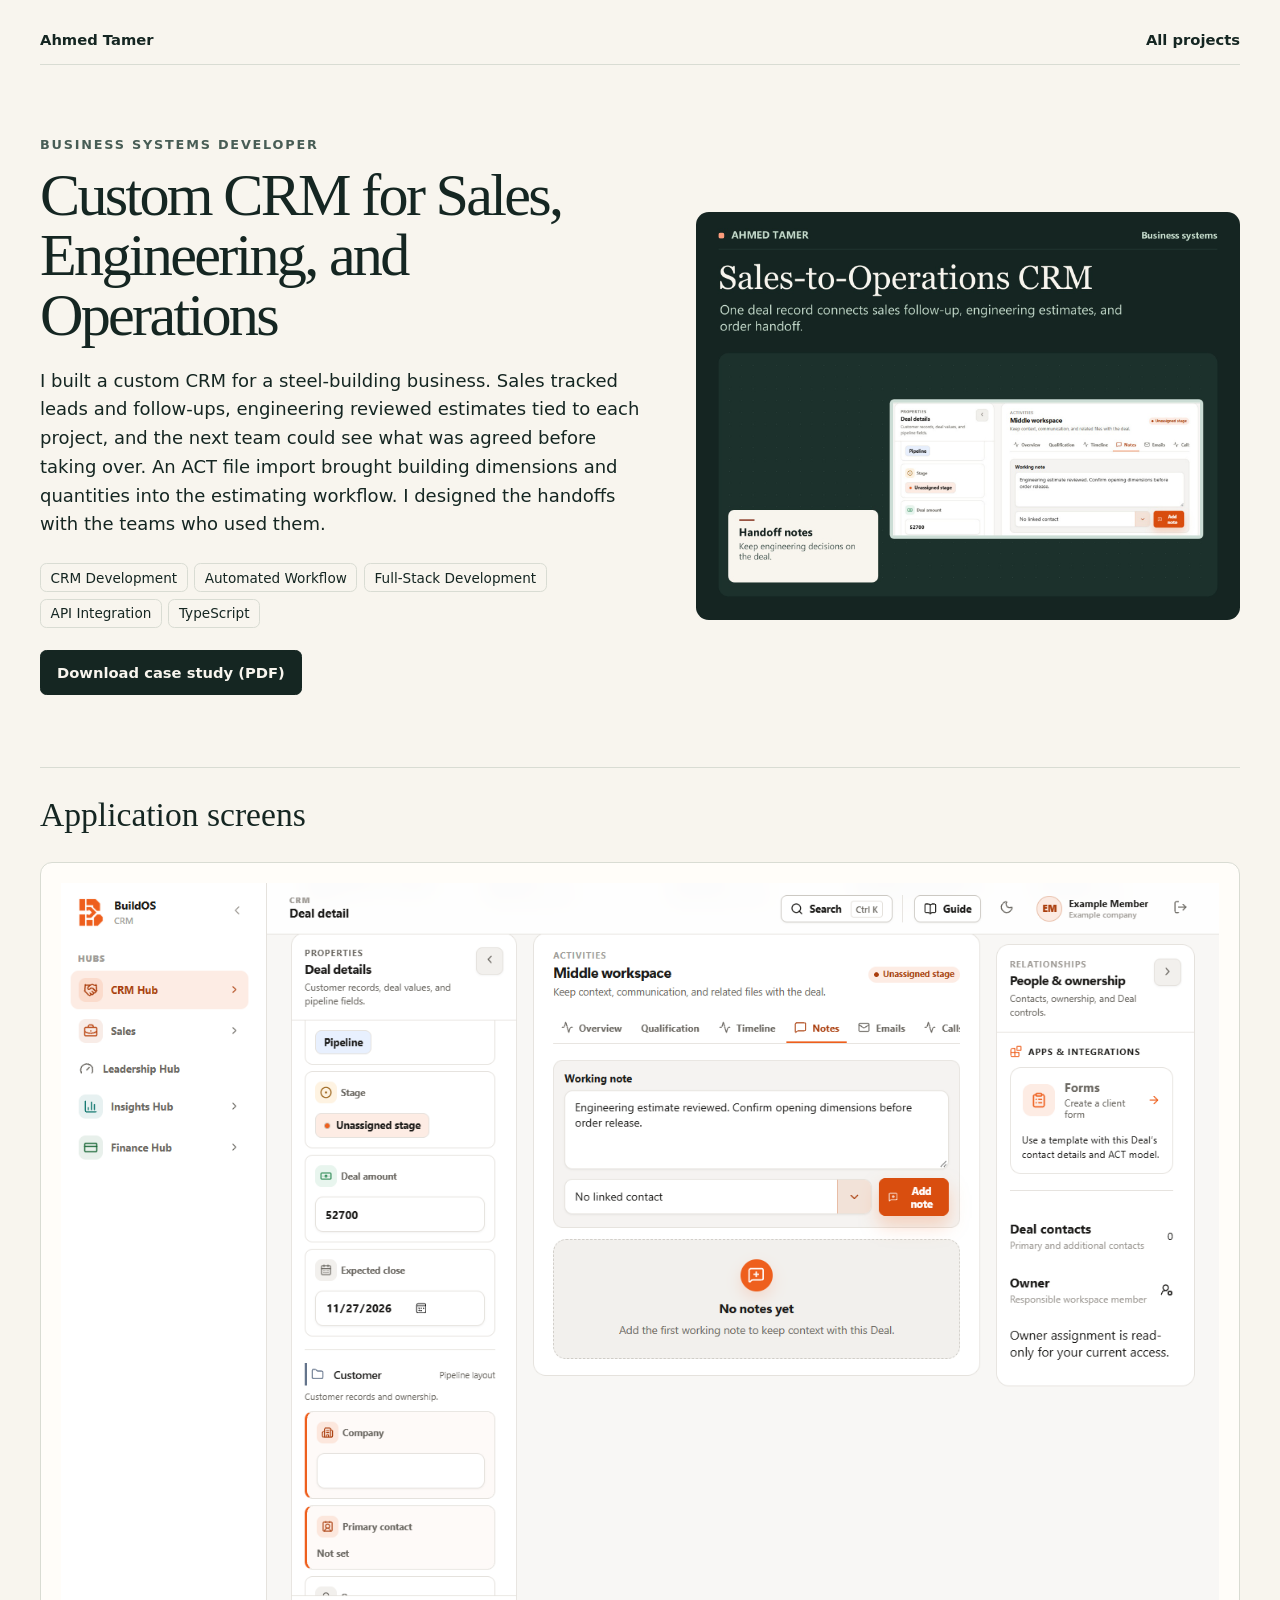
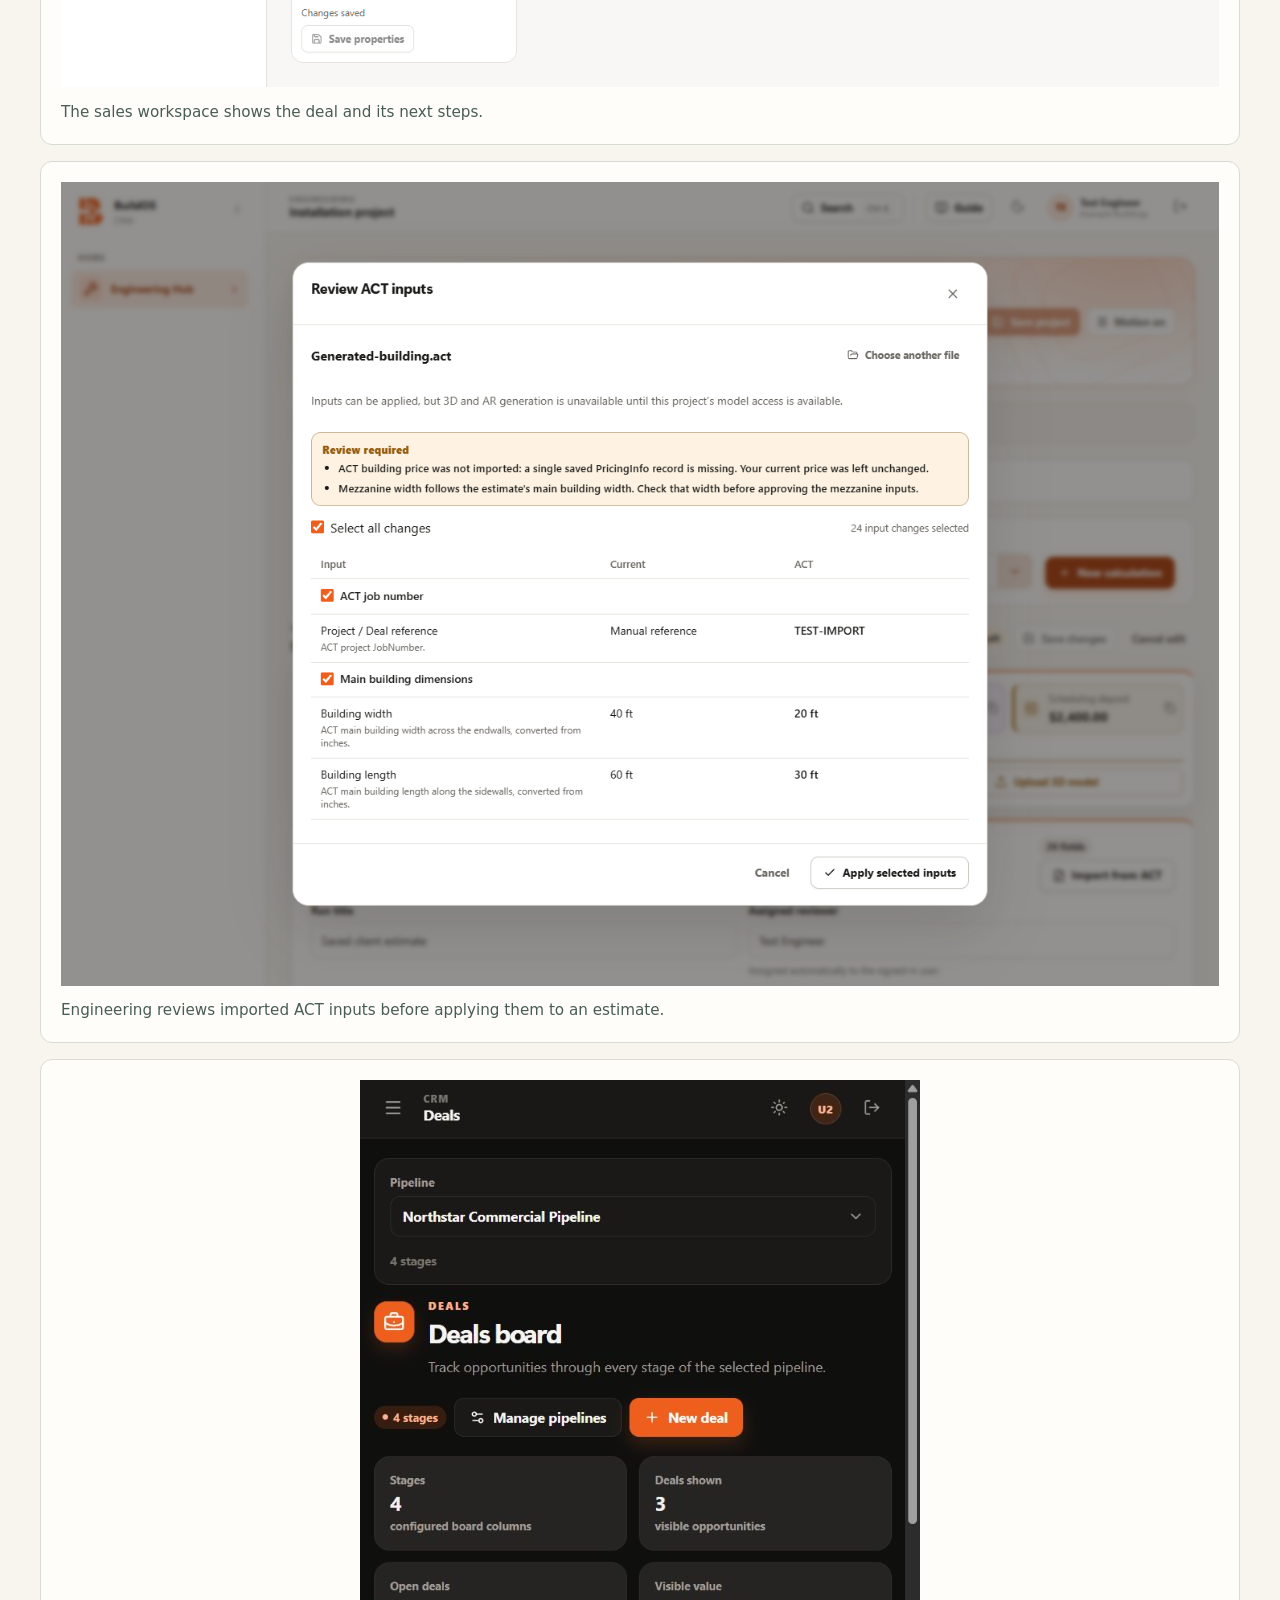
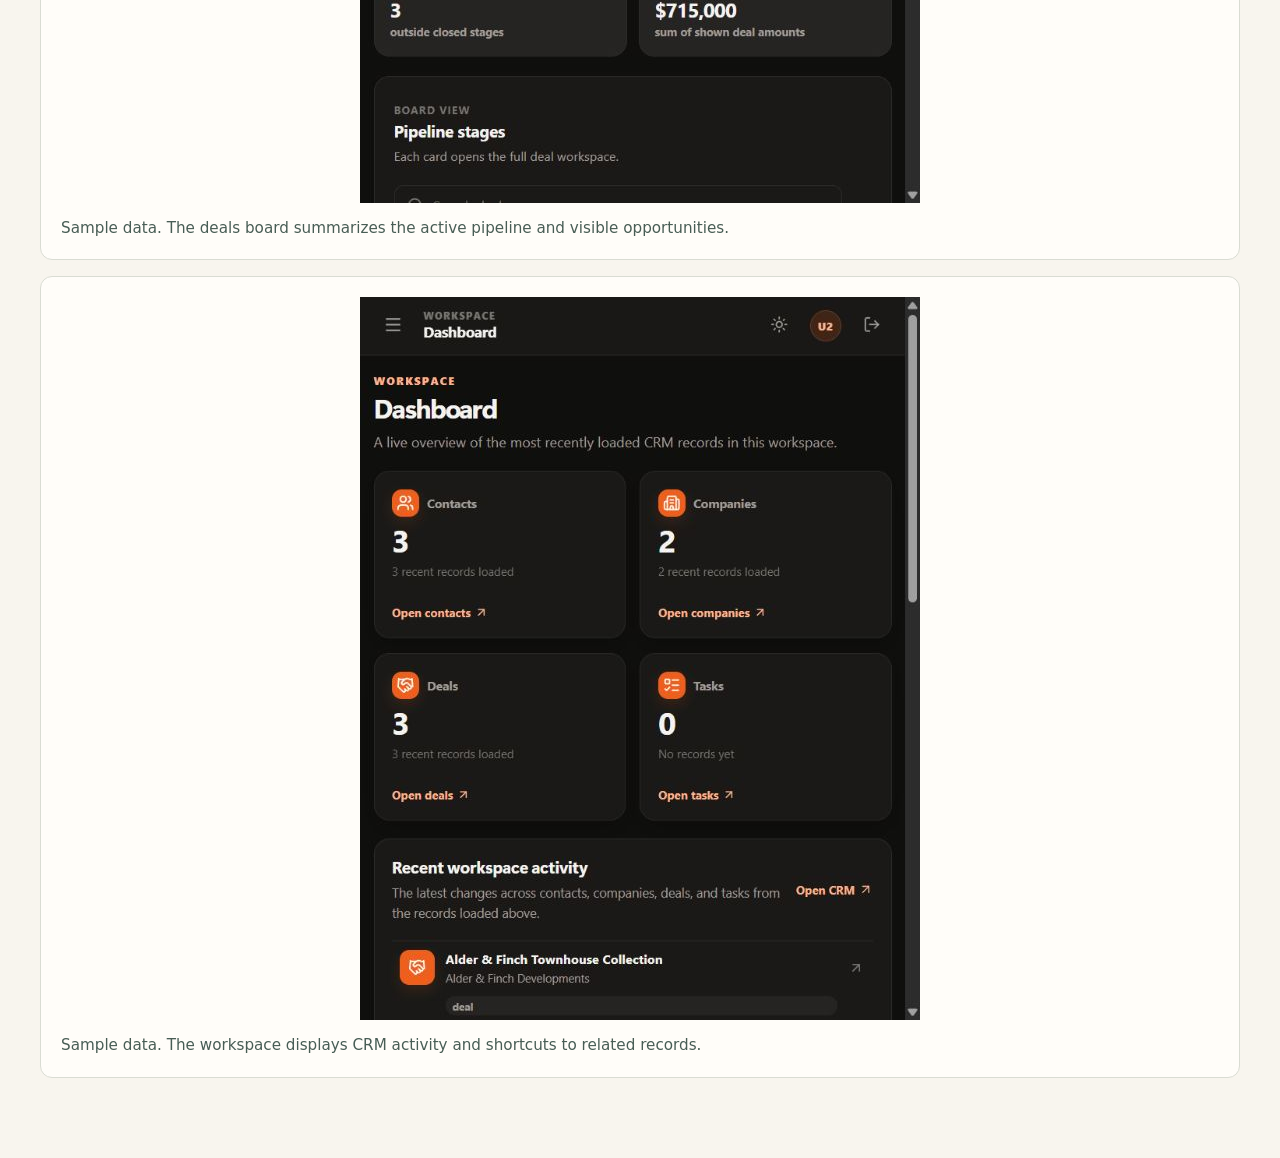
<file: operations-crm/index.html>
<!doctype html>
<html lang="en">
<head>
  <meta charset="utf-8">
  <meta name="viewport" content="width=device-width, initial-scale=1">
  <meta name="description" content="I built a custom CRM for a steel-building business. Sales tracked leads and follow-ups, engineering reviewed estimates tied to each project, and the next team could see what was agreed before taking over. An ACT file import brought building dimensions and quantities into the estimating workflow. I designed the handoffs with the teams who used them.">
  <link rel="stylesheet" href="../styles.css">
  <title>Custom CRM for Sales, Engineering, and Operations | Ahmed Tamer</title>
</head>
<body><main><nav aria-label="Portfolio"><a href="../">Ahmed Tamer</a><a href="../#projects">All projects</a></nav><header class="case-hero"><div><p class="eyebrow">Business Systems Developer</p><h1>Custom CRM for Sales, Engineering, and Operations</h1><p class="overview">I built a custom CRM for a steel-building business. Sales tracked leads and follow-ups, engineering reviewed estimates tied to each project, and the next team could see what was agreed before taking over. An ACT file import brought building dimensions and quantities into the estimating workflow. I designed the handoffs with the teams who used them.</p><ul class="tags" aria-label="Skills"><li>CRM Development</li><li>Automated Workflow</li><li>Full-Stack Development</li><li>API Integration</li><li>TypeScript</li></ul><div class="actions"><a class="button" href="../pdf/operations-crm.pdf" download>Download case study (PDF)</a></div></div><img class="cover" src="../covers/operations-crm.jpg" alt="" width="1600" height="1200"></header><section class="gallery" aria-labelledby="screens-title"><h2 id="screens-title">Application screens</h2><figure><img src="../images/01-deal.png" alt="The sales workspace shows the deal and its next steps." loading="lazy"><figcaption>The sales workspace shows the deal and its next steps.</figcaption></figure><figure><img src="../images/01-act-review.png" alt="Engineering reviews imported ACT inputs before applying them to an estimate." loading="lazy"><figcaption>Engineering reviews imported ACT inputs before applying them to an estimate.</figcaption></figure><figure><img src="../images/01-deal-reference.png" alt="Sample data. The deals board summarizes the active pipeline and visible opportunities." loading="lazy"><figcaption>Sample data. The deals board summarizes the active pipeline and visible opportunities.</figcaption></figure><figure><img src="../images/01-dashboard-reference.png" alt="Sample data. The workspace displays CRM activity and shortcuts to related records." loading="lazy"><figcaption>Sample data. The workspace displays CRM activity and shortcuts to related records.</figcaption></figure></section></main></body>
</html>
</file>
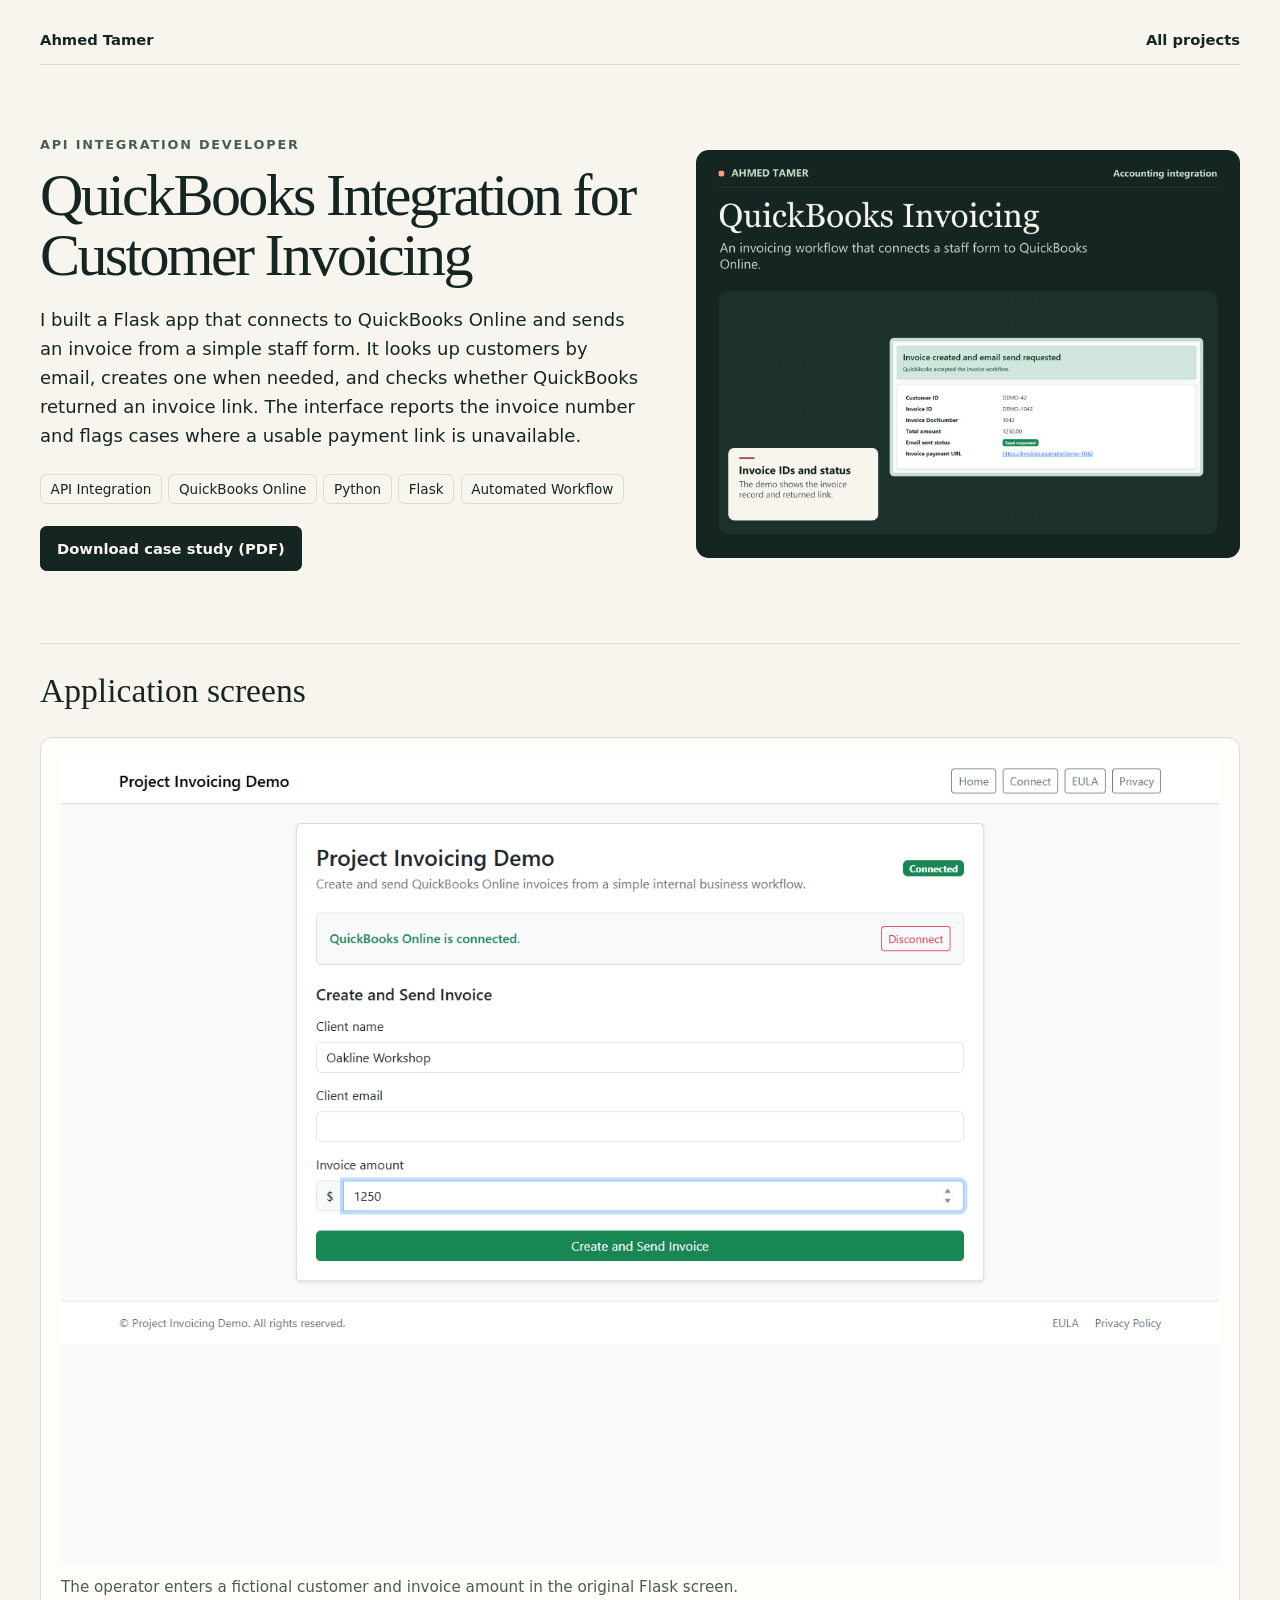
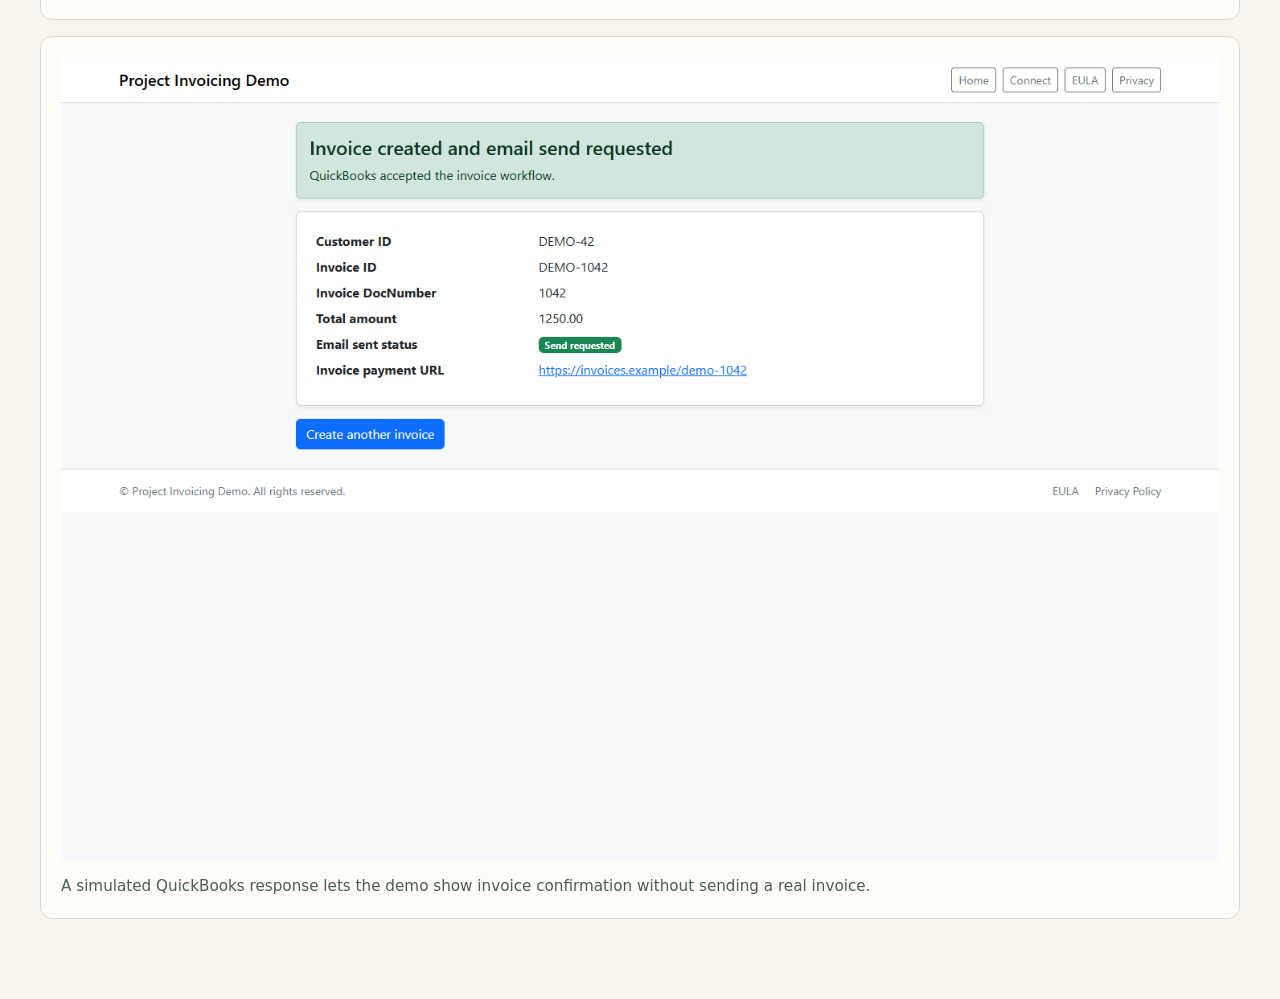
<file: quickbooks-invoicing/index.html>
<!doctype html>
<html lang="en">
<head>
  <meta charset="utf-8">
  <meta name="viewport" content="width=device-width, initial-scale=1">
  <meta name="description" content="I built a Flask app that connects to QuickBooks Online and sends an invoice from a simple staff form. It looks up customers by email, creates one when needed, and checks whether QuickBooks returned an invoice link. The interface reports the invoice number and flags cases where a usable payment link is unavailable.">
  <link rel="stylesheet" href="../styles.css">
  <title>QuickBooks Integration for Customer Invoicing | Ahmed Tamer</title>
</head>
<body><main><nav aria-label="Portfolio"><a href="../">Ahmed Tamer</a><a href="../#projects">All projects</a></nav><header class="case-hero"><div><p class="eyebrow">API Integration Developer</p><h1>QuickBooks Integration for Customer Invoicing</h1><p class="overview">I built a Flask app that connects to QuickBooks Online and sends an invoice from a simple staff form. It looks up customers by email, creates one when needed, and checks whether QuickBooks returned an invoice link. The interface reports the invoice number and flags cases where a usable payment link is unavailable.</p><ul class="tags" aria-label="Skills"><li>API Integration</li><li>QuickBooks Online</li><li>Python</li><li>Flask</li><li>Automated Workflow</li></ul><div class="actions"><a class="button" href="../pdf/quickbooks-invoicing.pdf" download>Download case study (PDF)</a></div></div><img class="cover" src="../covers/quickbooks-invoicing.jpg" alt="" width="1600" height="1200"></header><section class="gallery" aria-labelledby="screens-title"><h2 id="screens-title">Application screens</h2><figure><img src="../images/06-invoice-form.png" alt="The operator enters a fictional customer and invoice amount in the original Flask screen." loading="lazy"><figcaption>The operator enters a fictional customer and invoice amount in the original Flask screen.</figcaption></figure><figure><img src="../images/06-invoice-result.png" alt="A simulated QuickBooks response lets the demo show invoice confirmation without sending a real invoice." loading="lazy"><figcaption>A simulated QuickBooks response lets the demo show invoice confirmation without sending a real invoice.</figcaption></figure></section></main></body>
</html>
</file>
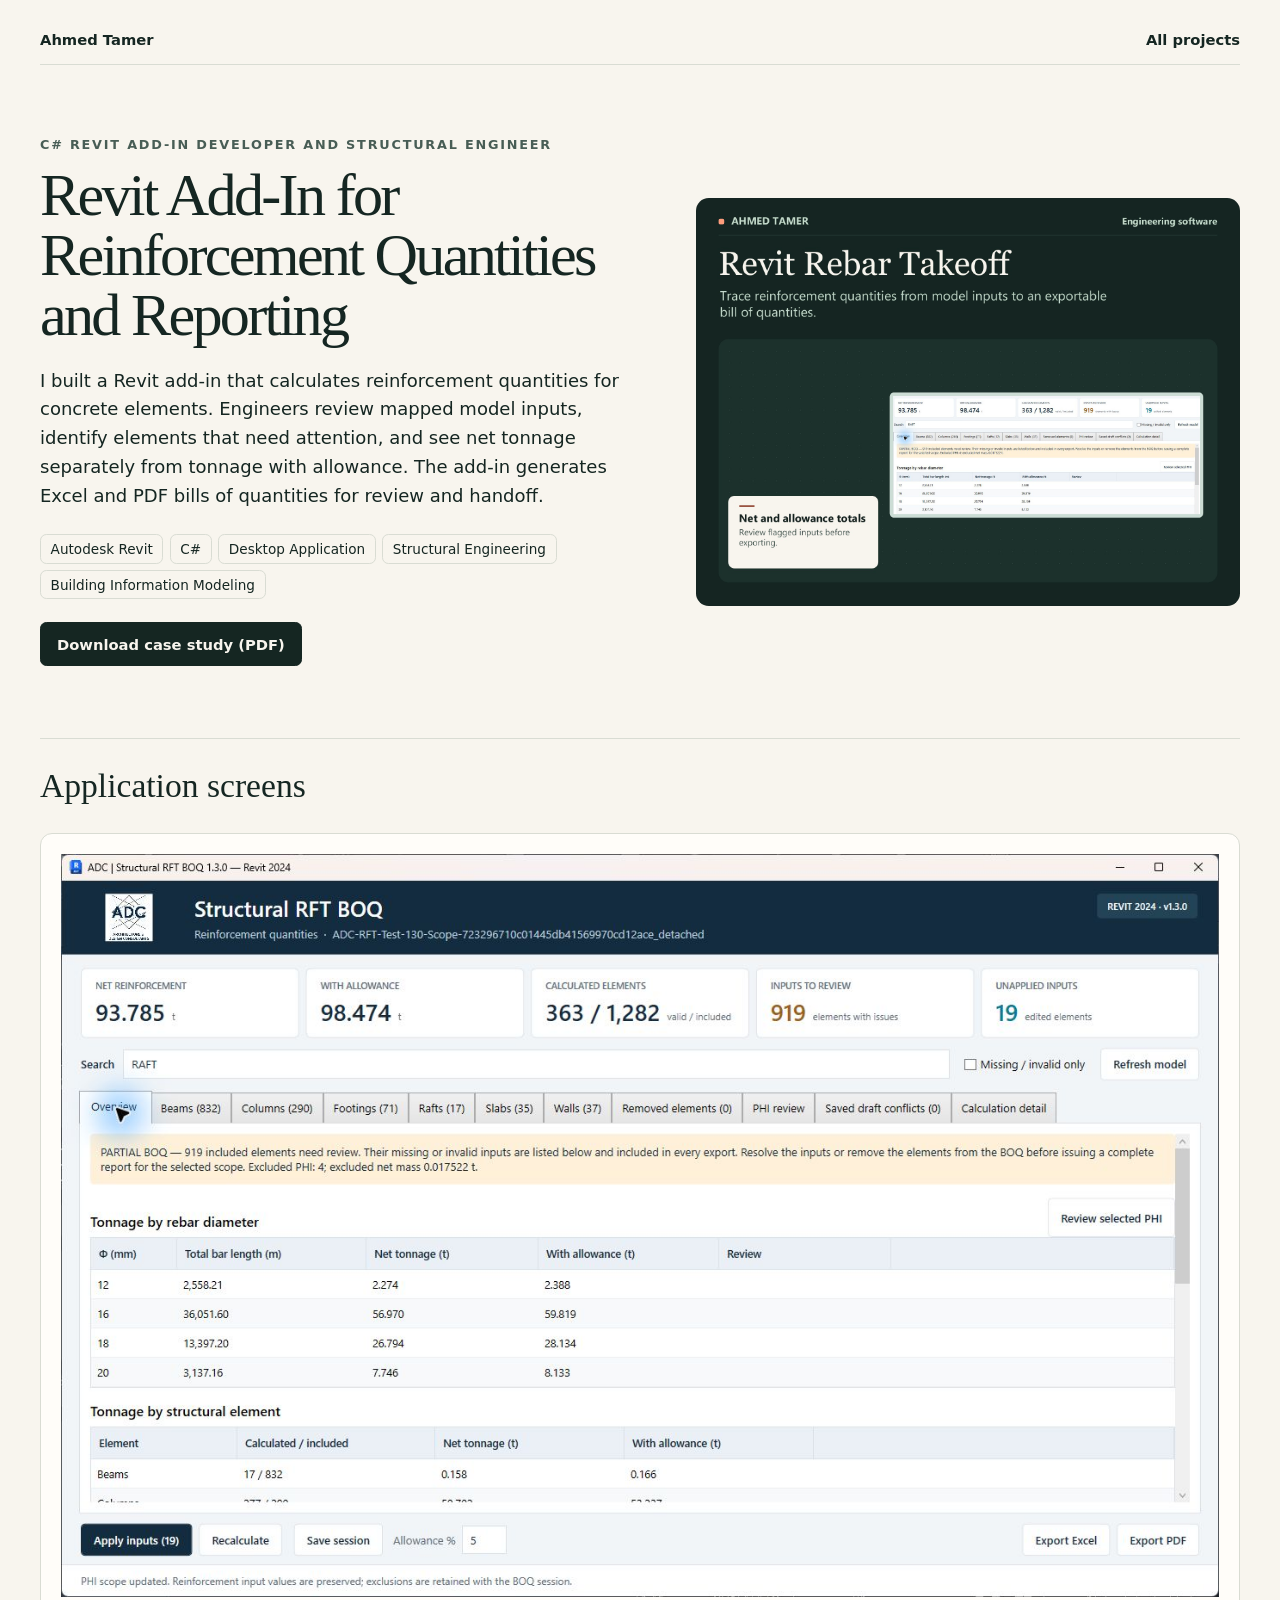
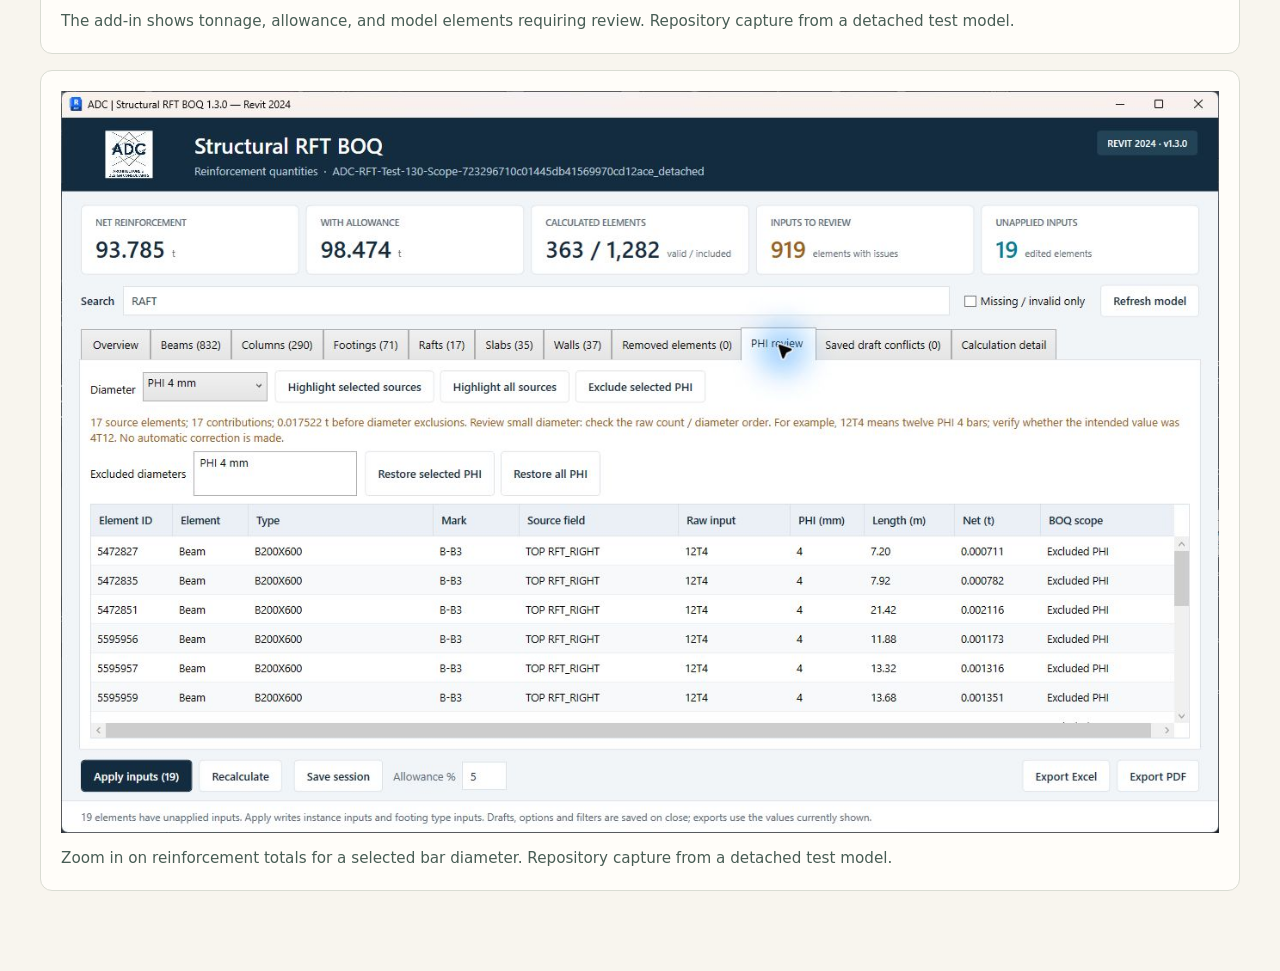
<file: revit-reinforcement-quantities/index.html>
<!doctype html>
<html lang="en">
<head>
  <meta charset="utf-8">
  <meta name="viewport" content="width=device-width, initial-scale=1">
  <meta name="description" content="I built a Revit add-in that calculates reinforcement quantities for concrete elements. Engineers review mapped model inputs, identify elements that need attention, and see net tonnage separately from tonnage with allowance. The add-in generates Excel and PDF bills of quantities for review and handoff.">
  <link rel="stylesheet" href="../styles.css">
  <title>Revit Add-In for Reinforcement Quantities and Reporting | Ahmed Tamer</title>
</head>
<body><main><nav aria-label="Portfolio"><a href="../">Ahmed Tamer</a><a href="../#projects">All projects</a></nav><header class="case-hero"><div><p class="eyebrow">C# Revit Add-In Developer and Structural Engineer</p><h1>Revit Add-In for Reinforcement Quantities and Reporting</h1><p class="overview">I built a Revit add-in that calculates reinforcement quantities for concrete elements. Engineers review mapped model inputs, identify elements that need attention, and see net tonnage separately from tonnage with allowance. The add-in generates Excel and PDF bills of quantities for review and handoff.</p><ul class="tags" aria-label="Skills"><li>Autodesk Revit</li><li>C#</li><li>Desktop Application</li><li>Structural Engineering</li><li>Building Information Modeling</li></ul><div class="actions"><a class="button" href="../pdf/revit-reinforcement-quantities.pdf" download>Download case study (PDF)</a></div></div><img class="cover" src="../covers/revit-reinforcement-quantities.jpg" alt="" width="1600" height="1200"></header><section class="gallery" aria-labelledby="screens-title"><h2 id="screens-title">Application screens</h2><figure><img src="../images/07-revit-quantity-review.jpg" alt="The add-in shows tonnage, allowance, and model elements requiring review. Repository capture from a detached test model." loading="lazy"><figcaption>The add-in shows tonnage, allowance, and model elements requiring review. Repository capture from a detached test model.</figcaption></figure><figure><img src="../images/07-revit-diameter-review.jpg" alt="Zoom in on reinforcement totals for a selected bar diameter. Repository capture from a detached test model." loading="lazy"><figcaption>Zoom in on reinforcement totals for a selected bar diameter. Repository capture from a detached test model.</figcaption></figure></section></main></body>
</html>
</file>
<file: styles.css>
:root {
  --ink: #152622;
  --paper: #f8f5ee;
  --coral: #ff9c7c;
  --rule: #d9dcd3;
  --muted: #485d55;
  font-family: "Inter", "Segoe UI", system-ui, sans-serif;
  color: var(--ink);
  background: var(--paper);
  font-synthesis: none;
}

body { margin: 0; }
main { width: min(1200px, calc(100% - 2.5rem)); margin-inline: auto; padding-block: 1.5rem 4rem; }
a { color: inherit; text-underline-offset: 0.16em; }
a:focus-visible { outline: 2px solid var(--ink); outline-offset: 4px; }

h1, h2 { font-family: Georgia, "Times New Roman", serif; font-weight: 400; }
h1 { font-size: clamp(2.5rem, 6vw, 5.25rem); line-height: 1; letter-spacing: -0.045em; margin: 0.15em 0 0.35em; }
.eyebrow { font-size: 0.8rem; font-weight: 700; letter-spacing: 0.14em; text-transform: uppercase; }
.overview { max-width: 66ch; font-size: clamp(1rem, 1.8vw, 1.125rem); line-height: 1.6; margin-block: 0 1.5rem; }

.index-hero {
  padding: clamp(1.5rem, 5.5vw, 4.4rem);
  border-radius: 1.15rem;
  background: var(--ink);
  color: var(--paper);
}

.index-hero :focus-visible { outline-color: var(--paper); }
.index-hero .eyebrow { color: var(--coral); margin-top: 0; }
.index-hero .overview { color: #d9e3d9; }
.actions { display: flex; flex-wrap: wrap; align-items: center; gap: 0.8rem 1.2rem; }
.actions:empty { display: none; }
.button {
  display: inline-flex;
  box-sizing: border-box;
  align-items: center;
  min-height: 2.8rem;
  padding: 0.65rem 1rem;
  border: 1px solid var(--ink);
  border-radius: 0.4rem;
  background: var(--ink);
  color: var(--paper);
  font-size: 0.92rem;
  font-weight: 700;
  text-decoration: none;
}
.index-hero .button { border-color: var(--coral); background: var(--coral); color: var(--ink); }
.button:hover { text-decoration: underline; }

.projects {
  display: grid;
  grid-template-columns: repeat(auto-fit, minmax(min(340px, 100%), 1fr));
  gap: 1.25rem;
  margin-block: 1.5rem 0;
  padding: 0;
  list-style: none;
}
.projects a {
  display: block;
  height: 100%;
  overflow: hidden;
  box-sizing: border-box;
  border: 1px solid var(--rule);
  border-radius: 0.75rem;
  background: #fffdf9;
  text-decoration: none;
}
.projects a:hover { border-color: var(--muted); }
.projects a:hover h2 { text-decoration: underline; }
.projects img { width: 100%; aspect-ratio: 4 / 3; object-fit: cover; }
.card-copy { padding: 1.05rem 1.2rem 1.2rem; }
.card-copy h2 { font-size: 1.45rem; line-height: 1.12; letter-spacing: -0.02em; margin: 0 0 0.55rem; }
.card-copy p { font-size: 0.88rem; color: var(--muted); margin: 0; }

nav {
  display: flex;
  justify-content: space-between;
  gap: 1rem;
  border-bottom: 1px solid var(--rule);
  padding-block: 0.45rem 1rem;
  font-size: 0.92rem;
  font-weight: 700;
}
nav a { text-decoration: none; }
nav a:hover { text-decoration: underline; }
.case-hero {
  display: grid;
  grid-template-columns: minmax(0, 1fr) minmax(0, 0.9fr);
  align-items: center;
  gap: clamp(1.5rem, 4vw, 3.5rem);
  margin-block: clamp(2rem, 6vw, 4.5rem) clamp(2.5rem, 6vw, 4.5rem);
}
.case-hero h1 { font-size: clamp(2rem, 4.7vw, 4.1rem); }
.case-hero .eyebrow { color: var(--muted); margin-top: 0; }
.cover { width: 100%; border-radius: 0.8rem; }
.tags {
  display: flex;
  flex-wrap: wrap;
  gap: 0.4rem;
  margin-block: 0 1.4rem;
  padding: 0;
  list-style: none;
}
.tags li { padding: 0.35rem 0.6rem; border: 1px solid var(--rule); border-radius: 0.4rem; font-size: 0.85rem; }

.gallery { border-top: 1px solid var(--rule); }
.gallery h2 { font-size: clamp(1.5rem, 3vw, 2.1rem); }
figure { margin: 0 0 1rem; padding: clamp(0.65rem, 2vw, 1.25rem); border: 1px solid var(--rule); border-radius: 0.75rem; background: #fffdf9; }
img { display: block; max-width: 100%; height: auto; }
figure img { max-height: 900px; margin-inline: auto; }
figcaption { margin-top: 0.85rem; color: var(--muted); font-size: 0.95rem; line-height: 1.5; }

@media (max-width: 760px) {
  .case-hero { grid-template-columns: minmax(0, 1fr); }
  .cover { max-width: 560px; }
}

@media (max-width: 400px) {
  main { width: calc(100% - 1.5rem); padding-block: 0.75rem 3rem; }
  .index-hero { border-radius: 0.8rem; }
}
</file>
